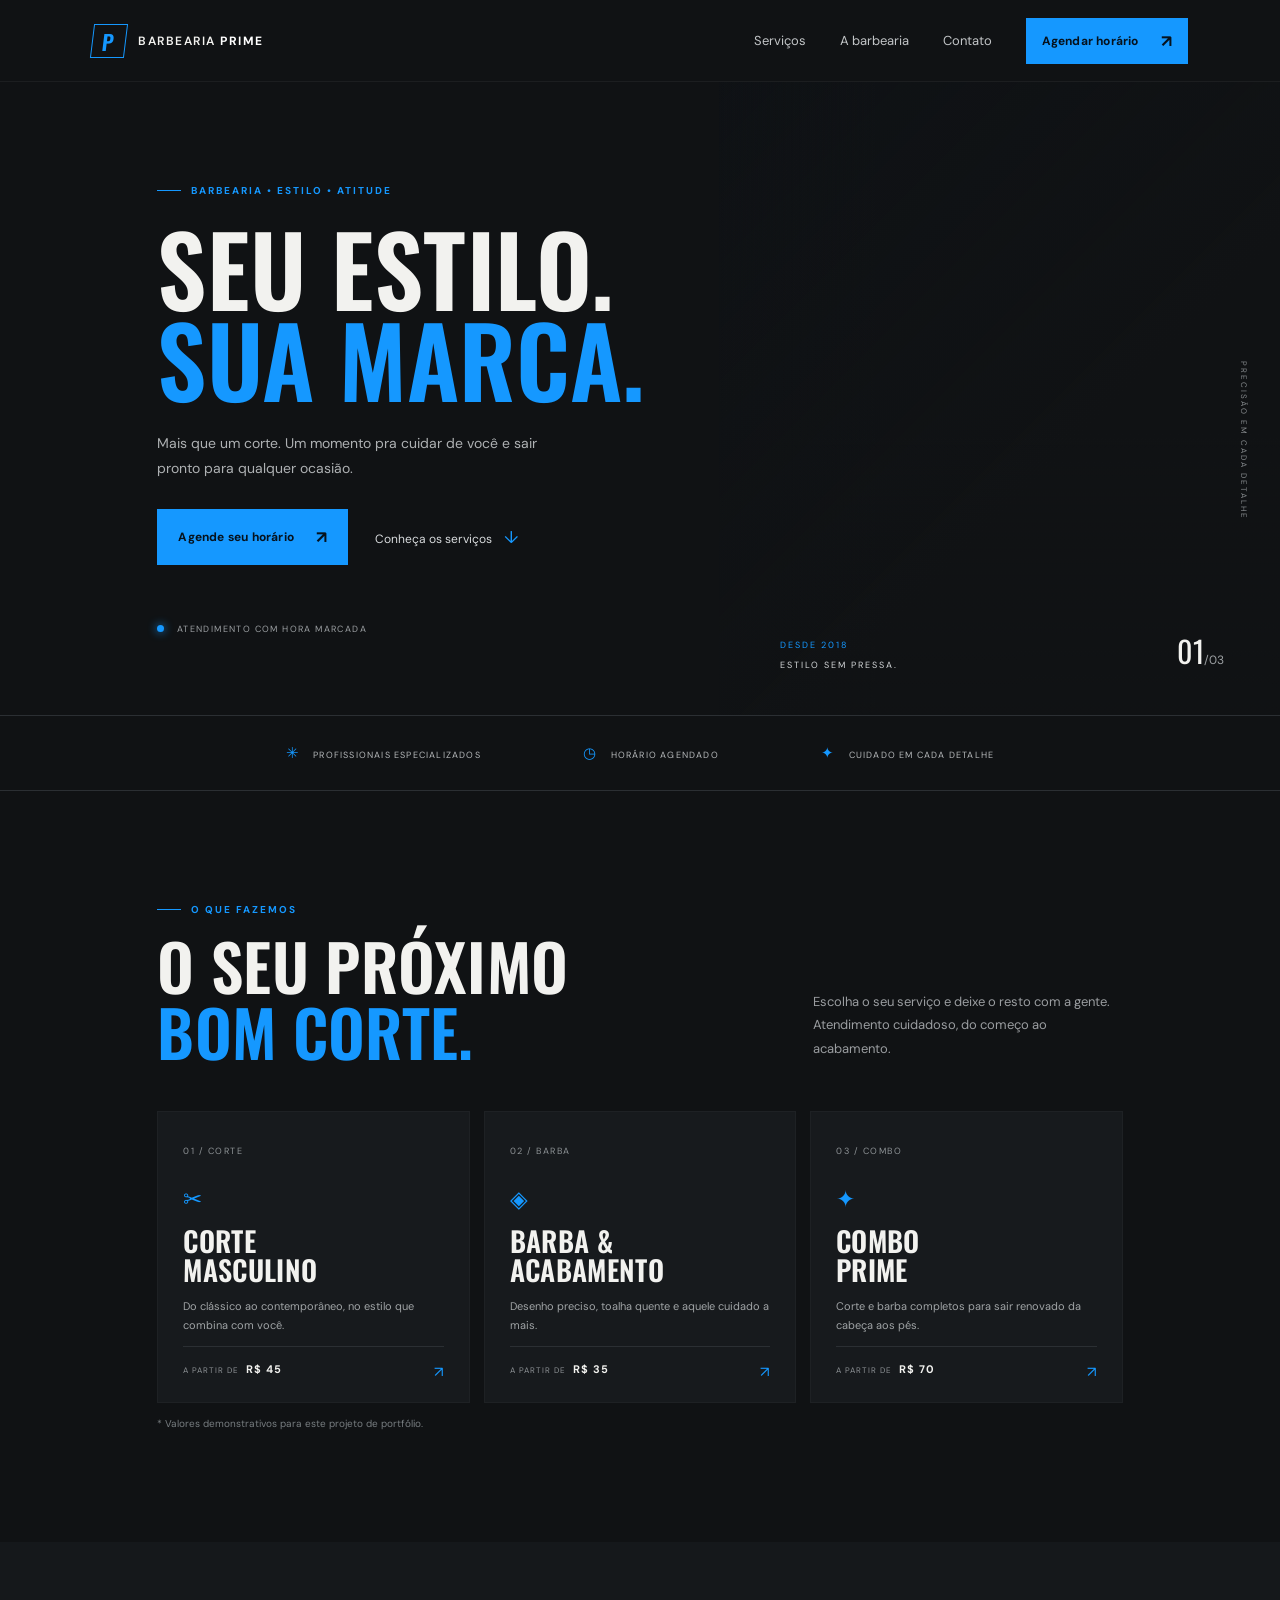
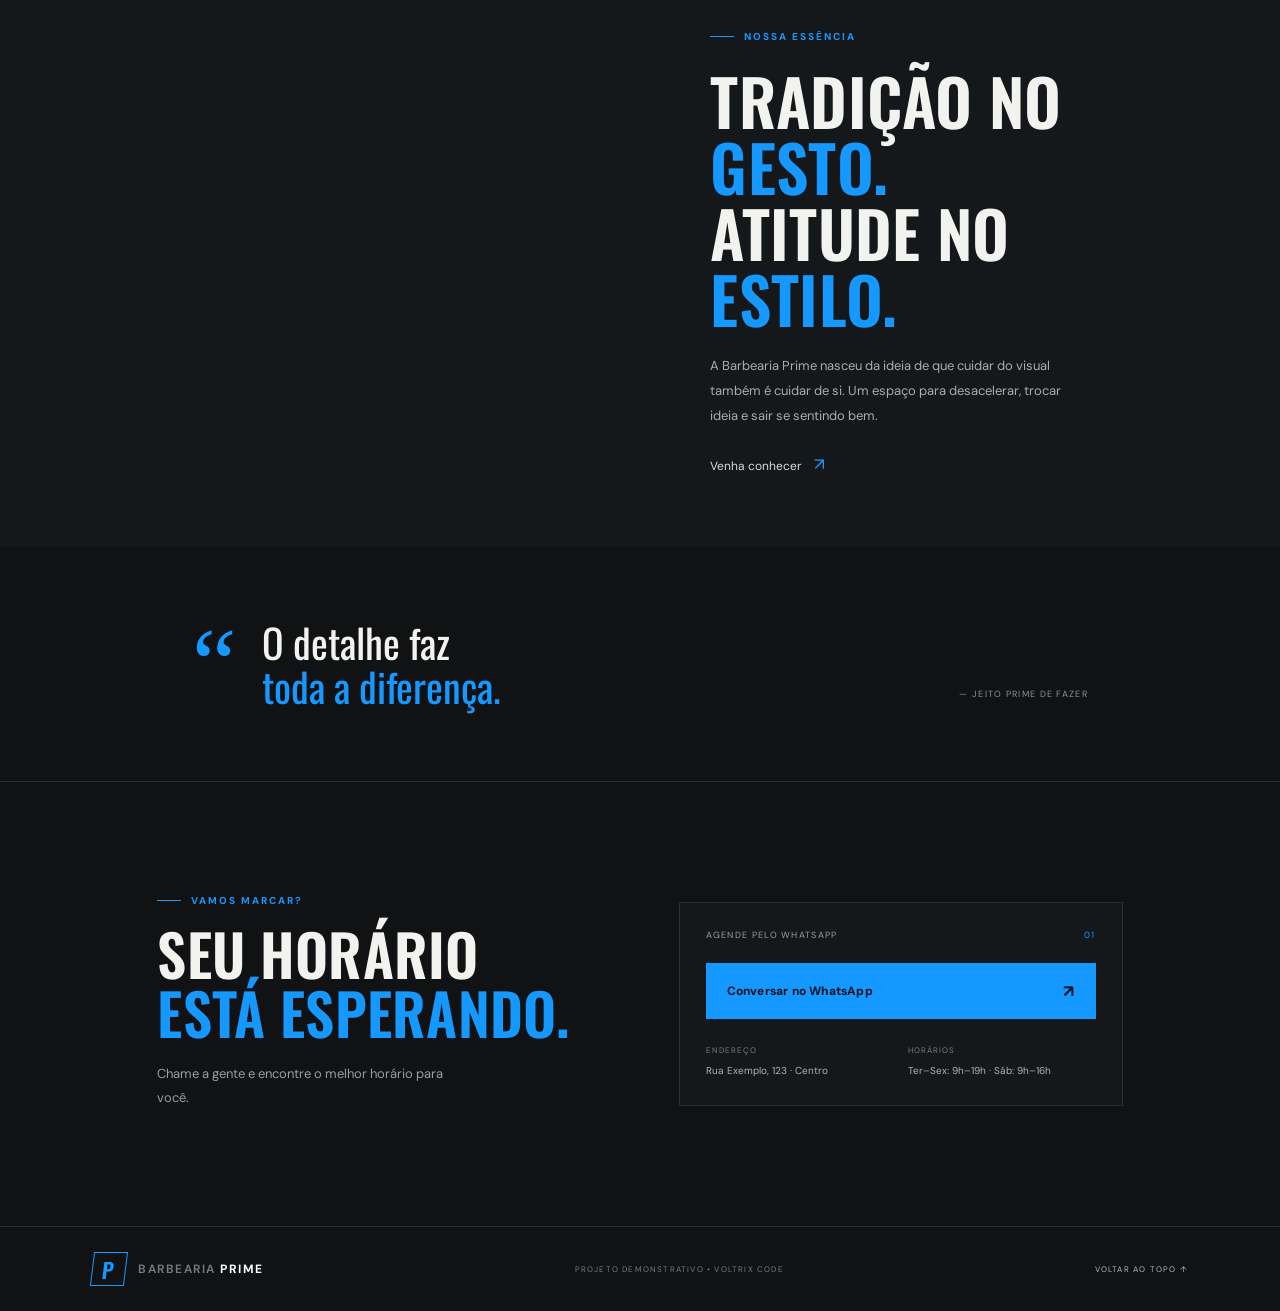
<file: index.html>
<!doctype html>
<html lang="pt-BR">
<head>
  <meta charset="utf-8">
  <meta name="viewport" content="width=device-width, initial-scale=1">
  <meta name="theme-color" content="#101214">
  <meta name="description" content="Barbearia Prime — cortes clássicos, estilo atual e atendimento com hora marcada.">
  <title>Barbearia Prime | Seu estilo, em primeiro lugar</title>
  <link rel="preconnect" href="https://fonts.googleapis.com">
  <link rel="preconnect" href="https://fonts.gstatic.com" crossorigin>
  <link href="https://fonts.googleapis.com/css2?family=DM+Sans:wght@400;500;600;700&family=Oswald:wght@500;600;700&display=swap" rel="stylesheet">
  <link rel="stylesheet" href="style.css">
  <script src="script.js" defer></script>
</head>
<body>
  <header class="topbar">
    <a class="brand" href="#inicio" aria-label="Barbearia Prime, início"><span class="brand-mark">P</span><span>BARBEARIA <b>PRIME</b></span></a>
    <button class="menu-toggle" aria-label="Abrir menu" aria-expanded="false"><span></span><span></span></button>
    <nav class="nav-links" aria-label="Navegação principal">
      <a href="#servicos">Serviços</a><a href="#sobre">A barbearia</a><a href="#contato">Contato</a>
      <a class="button button-small" href="#contato">Agendar horário <span>↗</span></a>
    </nav>
  </header>

  <main>
    <section class="hero" id="inicio">
      <div class="hero-copy">
        <p class="eyebrow"><span class="eyebrow-line"></span> BARBEARIA • ESTILO • ATITUDE</p>
        <h1>SEU ESTILO.<br><span>SUA MARCA.</span></h1>
        <p class="hero-description">Mais que um corte. Um momento pra cuidar de você e sair pronto para qualquer ocasião.</p>
        <div class="hero-actions"><a class="button" href="#contato">Agende seu horário <span>↗</span></a><a class="text-link" href="#servicos">Conheça os serviços <span>↓</span></a></div>
        <div class="hero-note"><span class="status-dot"></span> ATENDIMENTO COM HORA MARCADA</div>
      </div>
      <div class="hero-visual" role="img" aria-label="Interior de uma barbearia moderna">
        <div class="visual-overlay"></div><div class="visual-label"><span>DESDE 2018</span><span>ESTILO SEM PRESSA.</span></div>
        <div class="visual-number">01<span>/03</span></div>
      </div>
      <div class="vertical-tag">PRECISÃO EM CADA DETALHE</div>
    </section>

    <section class="trust-strip" aria-label="Diferenciais"><div><span class="strip-icon">✳</span> PROFISSIONAIS ESPECIALIZADOS</div><div><span class="strip-icon">◷</span> HORÁRIO AGENDADO</div><div><span class="strip-icon">✦</span> CUIDADO EM CADA DETALHE</div></section>

    <section class="services section-wrap" id="servicos">
      <div class="section-heading"><div><p class="eyebrow"><span class="eyebrow-line"></span> O QUE FAZEMOS</p><h2>O SEU PRÓXIMO<br><span>BOM CORTE.</span></h2></div><p class="section-intro">Escolha o seu serviço e deixe o resto com a gente. Atendimento cuidadoso, do começo ao acabamento.</p></div>
      <div class="service-grid">
        <article class="service-card"><span class="service-index">01 / CORTE</span><div class="service-symbol">✂</div><h3>CORTE<br> MASCULINO</h3><p>Do clássico ao contemporâneo, no estilo que combina com você.</p><div class="service-bottom"><span>A PARTIR DE <b>R$ 45</b></span><span>↗</span></div></article>
        <article class="service-card"><span class="service-index">02 / BARBA</span><div class="service-symbol">◈</div><h3>BARBA &amp;<br> ACABAMENTO</h3><p>Desenho preciso, toalha quente e aquele cuidado a mais.</p><div class="service-bottom"><span>A PARTIR DE <b>R$ 35</b></span><span>↗</span></div></article>
        <article class="service-card"><span class="service-index">03 / COMBO</span><div class="service-symbol">✦</div><h3>COMBO<br> PRIME</h3><p>Corte e barba completos para sair renovado da cabeça aos pés.</p><div class="service-bottom"><span>A PARTIR DE <b>R$ 70</b></span><span>↗</span></div></article>
      </div>
      <p class="price-note">* Valores demonstrativos para este projeto de portfólio.</p>
    </section>

    <section class="about" id="sobre"><div class="about-image" role="img" aria-label="Detalhe de ferramentas de barbearia"></div><div class="about-copy"><p class="eyebrow"><span class="eyebrow-line"></span> NOSSA ESSÊNCIA</p><h2>TRADIÇÃO NO<br><span>GESTO.</span><br>ATITUDE NO<br><span>ESTILO.</span></h2><p>A Barbearia Prime nasceu da ideia de que cuidar do visual também é cuidar de si. Um espaço para desacelerar, trocar ideia e sair se sentindo bem.</p><a class="text-link" href="#contato">Venha conhecer <span>↗</span></a></div></section>

    <section class="quote-band"><span class="quote-mark">“</span><p>O detalhe faz<br><span>toda a diferença.</span></p><span class="quote-caption">— JEITO PRIME DE FAZER</span></section>

    <section class="contact section-wrap" id="contato"><div><p class="eyebrow"><span class="eyebrow-line"></span> VAMOS MARCAR?</p><h2>SEU HORÁRIO<br><span>ESTÁ ESPERANDO.</span></h2><p class="section-intro">Chame a gente e encontre o melhor horário para você.</p></div><div class="contact-card"><div class="contact-row"><span>AGENDE PELO WHATSAPP</span><span>01</span></div><a class="button button-wide" href="https://wa.me/5511999999999?text=Olá!%20Gostaria%20de%20agendar%20um%20horário." target="_blank" rel="noreferrer">Conversar no WhatsApp <span>↗</span></a><div class="contact-details"><p><span>ENDEREÇO</span>Rua Exemplo, 123 · Centro</p><p><span>HORÁRIOS</span>Ter–Sex: 9h–19h · Sáb: 9h–16h</p></div></div></section>
  </main>

  <footer><a class="brand" href="#inicio"><span class="brand-mark">P</span><span>BARBEARIA <b>PRIME</b></span></a><span>PROJETO DEMONSTRATIVO • VOLTRIX CODE</span><a href="#inicio" class="back-top">VOLTAR AO TOPO ↑</a></footer>
</body>
</html>
</file>
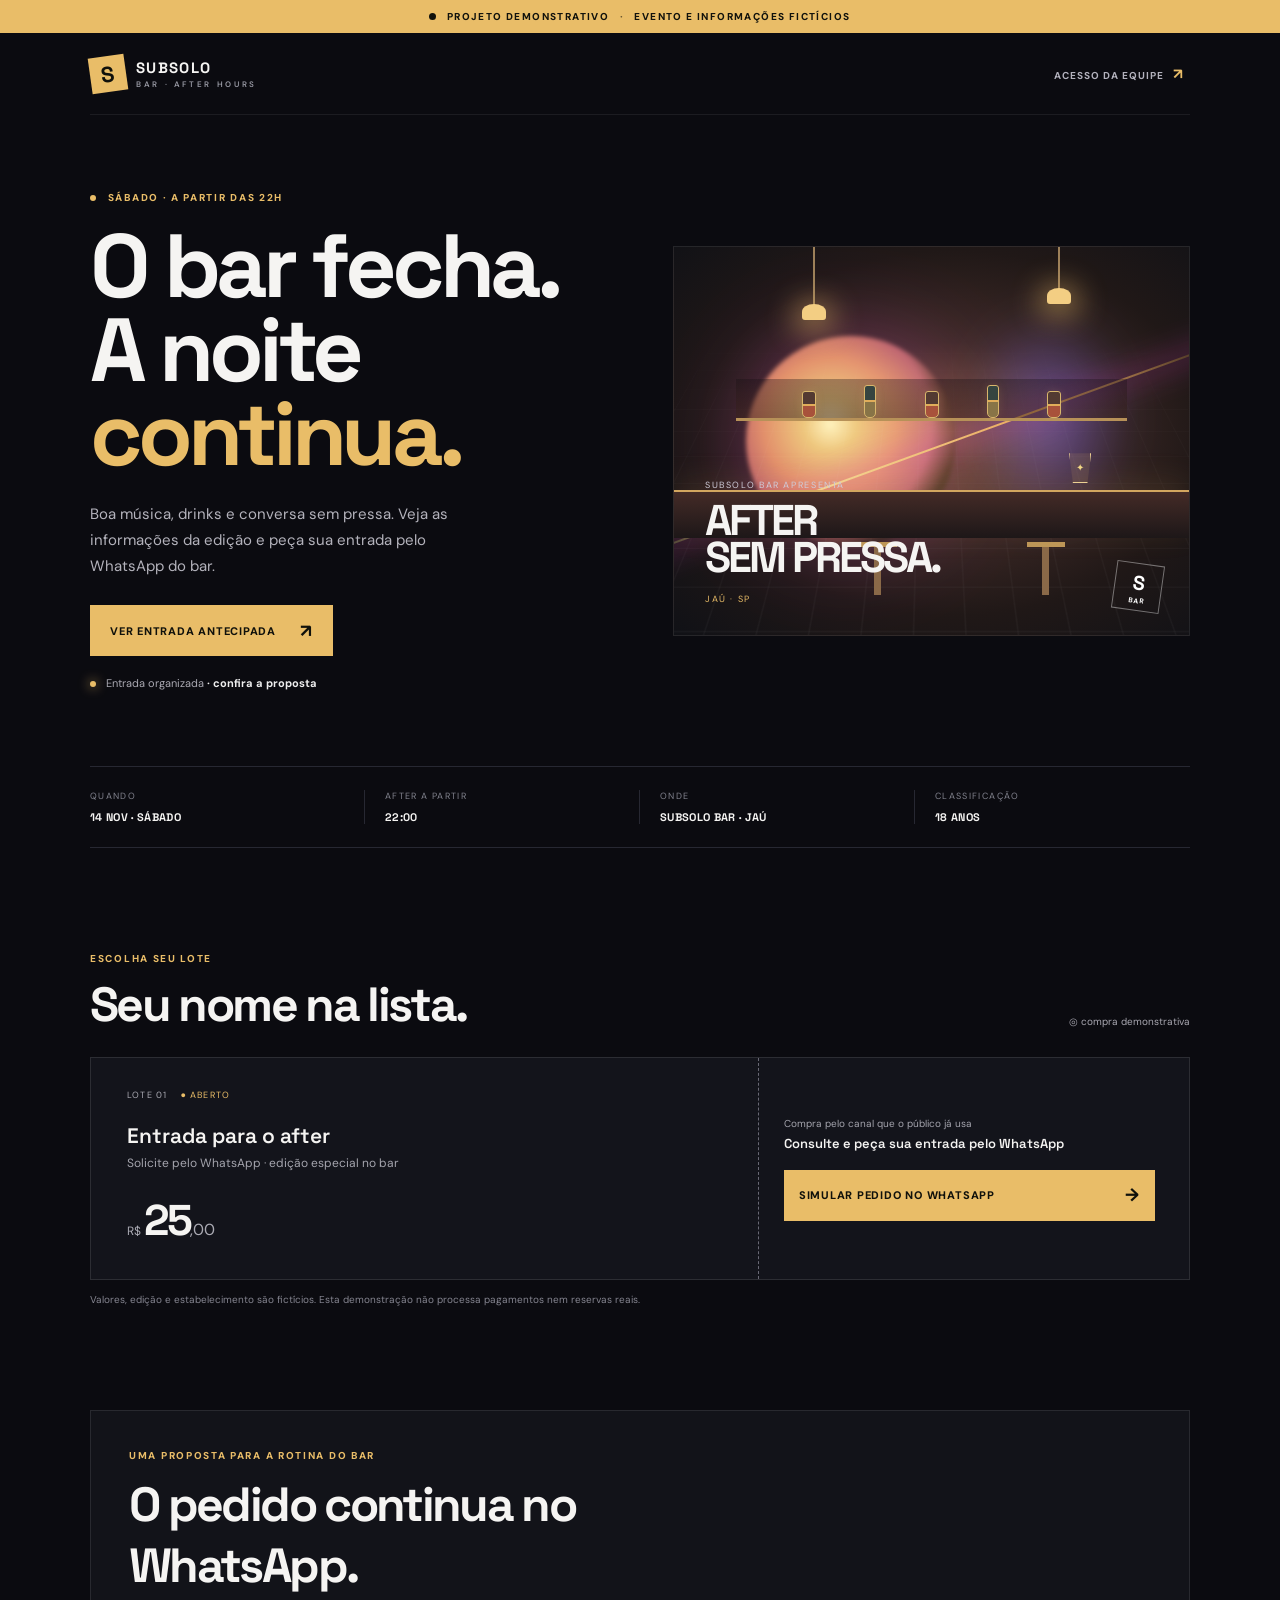
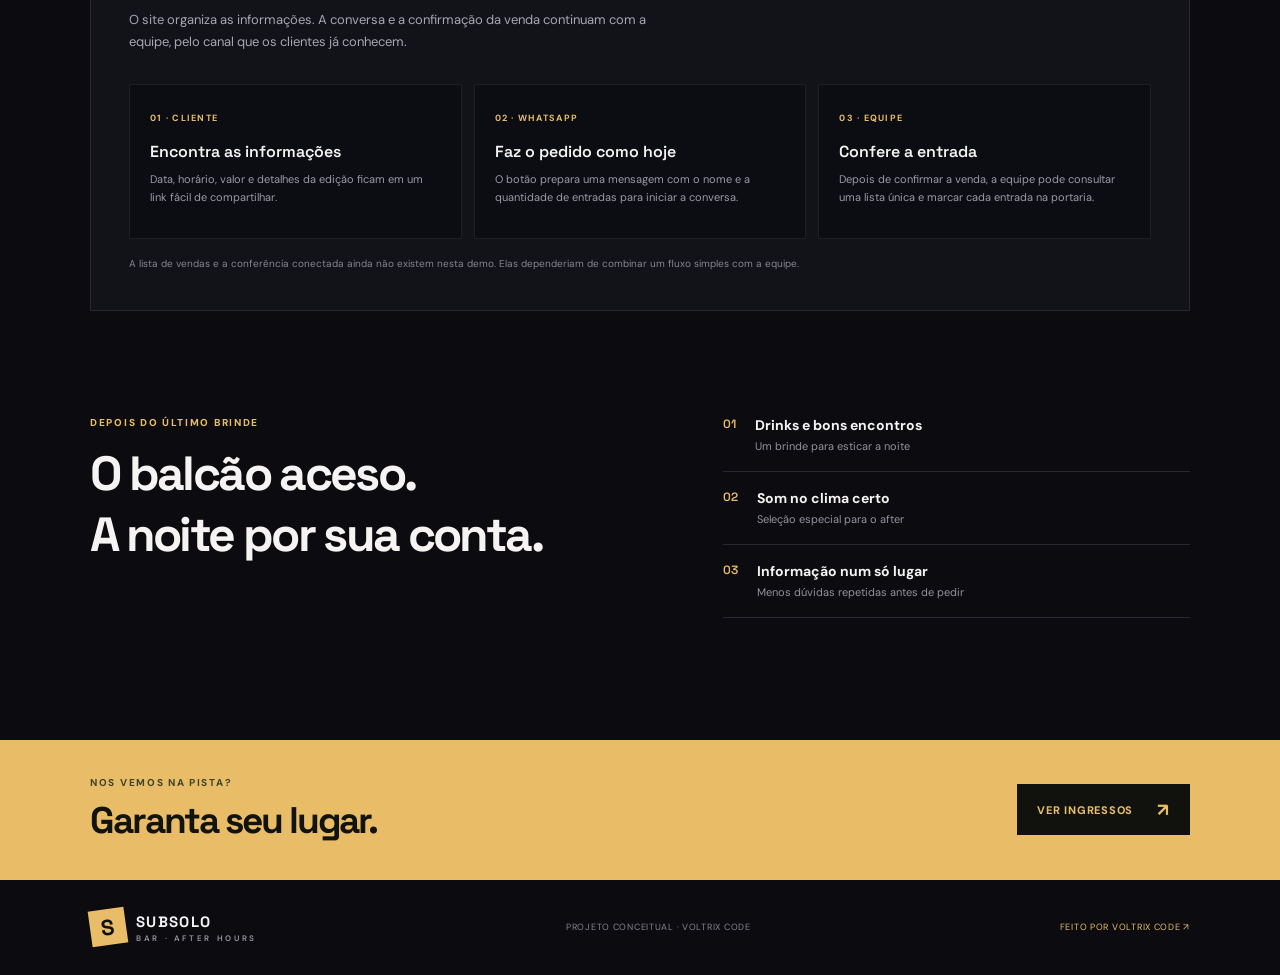
<file: after-hours/index.html>
<!doctype html>
<html lang="pt-BR">
<head>
  <meta charset="utf-8">
  <meta name="viewport" content="width=device-width, initial-scale=1">
  <meta name="theme-color" content="#0b0b10">
  <meta name="description" content="Demonstração de uma página mobile para divulgar uma noite de after-hours e apresentar o fluxo de ingresso e portaria.">
  <title>SUBSOLO — Noite de After</title>
  <link rel="preconnect" href="https://fonts.googleapis.com">
  <link rel="preconnect" href="https://fonts.gstatic.com" crossorigin>
  <link href="https://fonts.googleapis.com/css2?family=DM+Sans:wght@400;500;600;700;800&family=Space+Grotesk:wght@500;600;700&display=swap" rel="stylesheet">
  <link rel="stylesheet" href="style.css">
</head>
<body>
  <div class="demo-bar"><span class="demo-dot"></span> PROJETO DEMONSTRATIVO <span class="demo-separator">·</span> EVENTO E INFORMAÇÕES FICTÍCIOS</div>

  <header class="topbar wrap">
    <a class="brand" href="#top" aria-label="Subsolo Bar, início"><span class="brand-mark">S</span><span>SUBSOLO<small>BAR · AFTER HOURS</small></span></a>
    <button class="staff-link" id="open-door" type="button">ACESSO DA EQUIPE <span aria-hidden="true">↗</span></button>
  </header>

  <main id="top">
    <section class="hero wrap">
      <div class="hero-copy">
        <p class="eyebrow"><span></span> SÁBADO · A PARTIR DAS 22H</p>
        <h1>O bar fecha.<br>A noite <em>continua.</em></h1>
        <p class="intro">Boa música, drinks e conversa sem pressa. Veja as informações da edição e peça sua entrada pelo WhatsApp do bar.</p>
        <a class="button button-primary" href="#ingressos">VER ENTRADA ANTECIPADA <span>↗</span></a>
        <div class="hero-note"><span class="pulse"></span> Entrada organizada <b>· confira a proposta</b></div>
      </div>
      <div class="hero-art" aria-label="Ilustração abstrata de luzes de uma pista noturna" role="img">
        <div class="art-grid"></div><div class="orb orb-one"></div><div class="orb orb-two"></div><div class="beam"></div>
        <div class="pendant pendant-one"></div><div class="pendant pendant-two"></div><div class="bar-shelf"><i></i><i></i><i></i><i></i><i></i></div><div class="bar-counter"></div><div class="bar-stool stool-one"></div><div class="bar-stool stool-two"></div><div class="bar-glass">✦</div>
        <div class="art-label"><span>SUBSOLO BAR APRESENTA</span><strong>AFTER<br>SEM PRESSA.</strong><small>JAÚ · SP</small></div>
        <div class="art-stamp">S<br><small>BAR</small></div>
      </div>
    </section>

    <section class="event-info wrap" aria-label="Informações do evento">
      <div><span>QUANDO</span><strong>14 NOV · SÁBADO</strong></div>
      <div><span>AFTER A PARTIR</span><strong>22:00</strong></div>
      <div><span>ONDE</span><strong>SUBSOLO BAR · JAÚ</strong></div>
      <div><span>CLASSIFICAÇÃO</span><strong>18 ANOS</strong></div>
    </section>

    <section class="tickets wrap" id="ingressos">
      <div class="section-heading"><div><p class="eyebrow">ESCOLHA SEU LOTE</p><h2>Seu nome na lista.</h2></div><span class="secure-note">◎ compra demonstrativa</span></div>
      <article class="ticket-card">
        <div class="ticket-main"><div class="ticket-tag">LOTE 01 <span>● ABERTO</span></div><h3>Entrada para o after</h3><p>Solicite pelo WhatsApp · edição especial no bar</p><div class="ticket-price">R$ <strong>25</strong><small>,00</small></div></div>
        <div class="ticket-side"><span>Compra pelo canal que o público já usa</span><strong>Consulte e peça sua entrada pelo WhatsApp</strong><button class="button button-primary buy-button" type="button">SIMULAR PEDIDO NO WHATSAPP <span>→</span></button></div>
      </article>
      <p class="ticket-footnote">Valores, edição e estabelecimento são fictícios. Esta demonstração não processa pagamentos nem reservas reais.</p>
    </section>

    <section class="staff-flow wrap" id="fluxo-equipe">
      <div class="staff-heading"><p class="eyebrow">UMA PROPOSTA PARA A ROTINA DO BAR</p><h2>O pedido continua no WhatsApp.</h2><p>O site organiza as informações. A conversa e a confirmação da venda continuam com a equipe, pelo canal que os clientes já conhecem.</p></div>
      <div class="flow-steps">
        <article class="flow-step"><span>01 · CLIENTE</span><h3>Encontra as informações</h3><p>Data, horário, valor e detalhes da edição ficam em um link fácil de compartilhar.</p></article>
        <article class="flow-step"><span>02 · WHATSAPP</span><h3>Faz o pedido como hoje</h3><p>O botão prepara uma mensagem com o nome e a quantidade de entradas para iniciar a conversa.</p></article>
        <article class="flow-step"><span>03 · EQUIPE</span><h3>Confere a entrada</h3><p>Depois de confirmar a venda, a equipe pode consultar uma lista única e marcar cada entrada na portaria.</p></article>
      </div>
      <p class="flow-note">A lista de vendas e a conferência conectada ainda não existem nesta demo. Elas dependeriam de combinar um fluxo simples com a equipe.</p>
    </section>

    <section class="details wrap">
      <div><p class="eyebrow">DEPOIS DO ÚLTIMO BRINDE</p><h2>O balcão aceso.<br>A noite por sua conta.</h2></div>
      <div class="detail-list"><p><b>01</b><span>Drinks e bons encontros<br><small>Um brinde para esticar a noite</small></span></p><p><b>02</b><span>Som no clima certo<br><small>Seleção especial para o after</small></span></p><p><b>03</b><span>Informação num só lugar<br><small>Menos dúvidas repetidas antes de pedir</small></span></p></div>
    </section>

    <section class="last-call"><div class="wrap last-inner"><div><p class="eyebrow">NOS VEMOS NA PISTA?</p><h2>Garanta seu lugar.</h2></div><a class="button button-light" href="#ingressos">VER INGRESSOS <span>↗</span></a></div></section>
  </main>

  <footer class="wrap footer"><a class="brand" href="#top"><span class="brand-mark">S</span><span>SUBSOLO<small>BAR · AFTER HOURS</small></span></a><p>PROJETO CONCEITUAL · VOLTRIX CODE</p><a href="https://instagram.com/voltrixcode" target="_blank" rel="noreferrer">FEITO POR VOLTRIX CODE ↗</a></footer>

  <dialog id="checkout-dialog" class="dialog">
    <button class="close-dialog" data-close="checkout-dialog" aria-label="Fechar">×</button>
    <div class="modal-kicker">SUBSOLO BAR · LOTE 01</div><h2>Peça pelo WhatsApp.</h2><p class="modal-intro">Veja um exemplo da mensagem que o botão poderia preparar para iniciar o pedido com a equipe.</p>
    <form id="checkout-form"><label for="customer-name">Seu nome</label><input id="customer-name" name="name" placeholder="Como devemos te chamar?" required maxlength="70"><label for="ticket-quantity">Quantidade de entradas</label><select id="ticket-quantity" name="quantity"><option value="1">1 entrada</option><option value="2">2 entradas</option><option value="3">3 entradas</option><option value="4">4 entradas</option></select><button class="button button-primary modal-submit" type="submit">VER MENSAGEM DE PEDIDO <span>→</span></button></form>
    <p class="modal-disclaimer">Nada é enviado nesta demonstração. O número do WhatsApp do estabelecimento seria configurado com autorização do bar.</p>
  </dialog>

  <dialog id="ticket-dialog" class="dialog ticket-dialog">
    <button class="close-dialog" data-close="ticket-dialog" aria-label="Fechar">×</button>
    <div class="success-mark">↗</div><div class="modal-kicker">MENSAGEM DE EXEMPLO · NÃO ENVIADA</div><h2>Pedido encaminhado, <span id="ticket-name">amigo</span>.</h2><p class="modal-intro">Na operação real, o WhatsApp abriria com a mensagem preenchida para a pessoa revisar e enviar.</p>
    <div class="mock-ticket"><div class="whatsapp-mark" aria-hidden="true">W</div><div><span>PRÉVIA DO PEDIDO</span><strong id="ticket-quantity-label">1 entrada</strong><small id="ticket-message">Oi! Quero 1 entrada para o After 001 do Subsolo Bar, dia 14/11.</small><code id="ticket-message-name">Nome: amigo</code></div></div>
    <p class="modal-disclaimer">Depois, a equipe confirmaria a disponibilidade e os detalhes da compra pelo WhatsApp. Este protótipo não envia mensagens nem cria ingressos.</p><button class="button button-outline" data-close="ticket-dialog">VOLTAR AO SITE</button>
  </dialog>

  <dialog id="door-dialog" class="dialog door-dialog">
    <button class="close-dialog" data-close="door-dialog" aria-label="Fechar">×</button>
    <div class="modal-kicker">SUBSOLO BAR · ACESSO DA EQUIPE</div><h2>Lista da portaria</h2><p class="modal-intro">Uma proposta simples para a equipe localizar as entradas confirmadas por WhatsApp e marcar quem já chegou.</p>
    <div class="guest-list"><div class="guest-heading"><span>EXEMPLO · PEDIDOS CONFIRMADOS</span><b>1 PEDIDO</b></div><article class="guest-row"><div class="guest-avatar">M</div><div class="guest-person"><strong>Mariana Souza</strong><small>2 entradas · pedido pelo WhatsApp</small></div><span class="guest-status" id="guest-status">CONFIRMADO</span></article><button id="mark-arrived" class="button button-primary" type="button">MARCAR ENTRADA <span>→</span></button></div>
    <div id="validation-result" class="validation-result" aria-live="polite">A equipe pode consultar a lista e dar baixa na chegada.</div><p class="modal-disclaimer">A lista acima é fictícia. A demonstração não recebe pedidos do WhatsApp nem compartilha vendas com a portaria.</p>
  </dialog>

  <script src="script.js"></script>
</body>
</html>
</file>
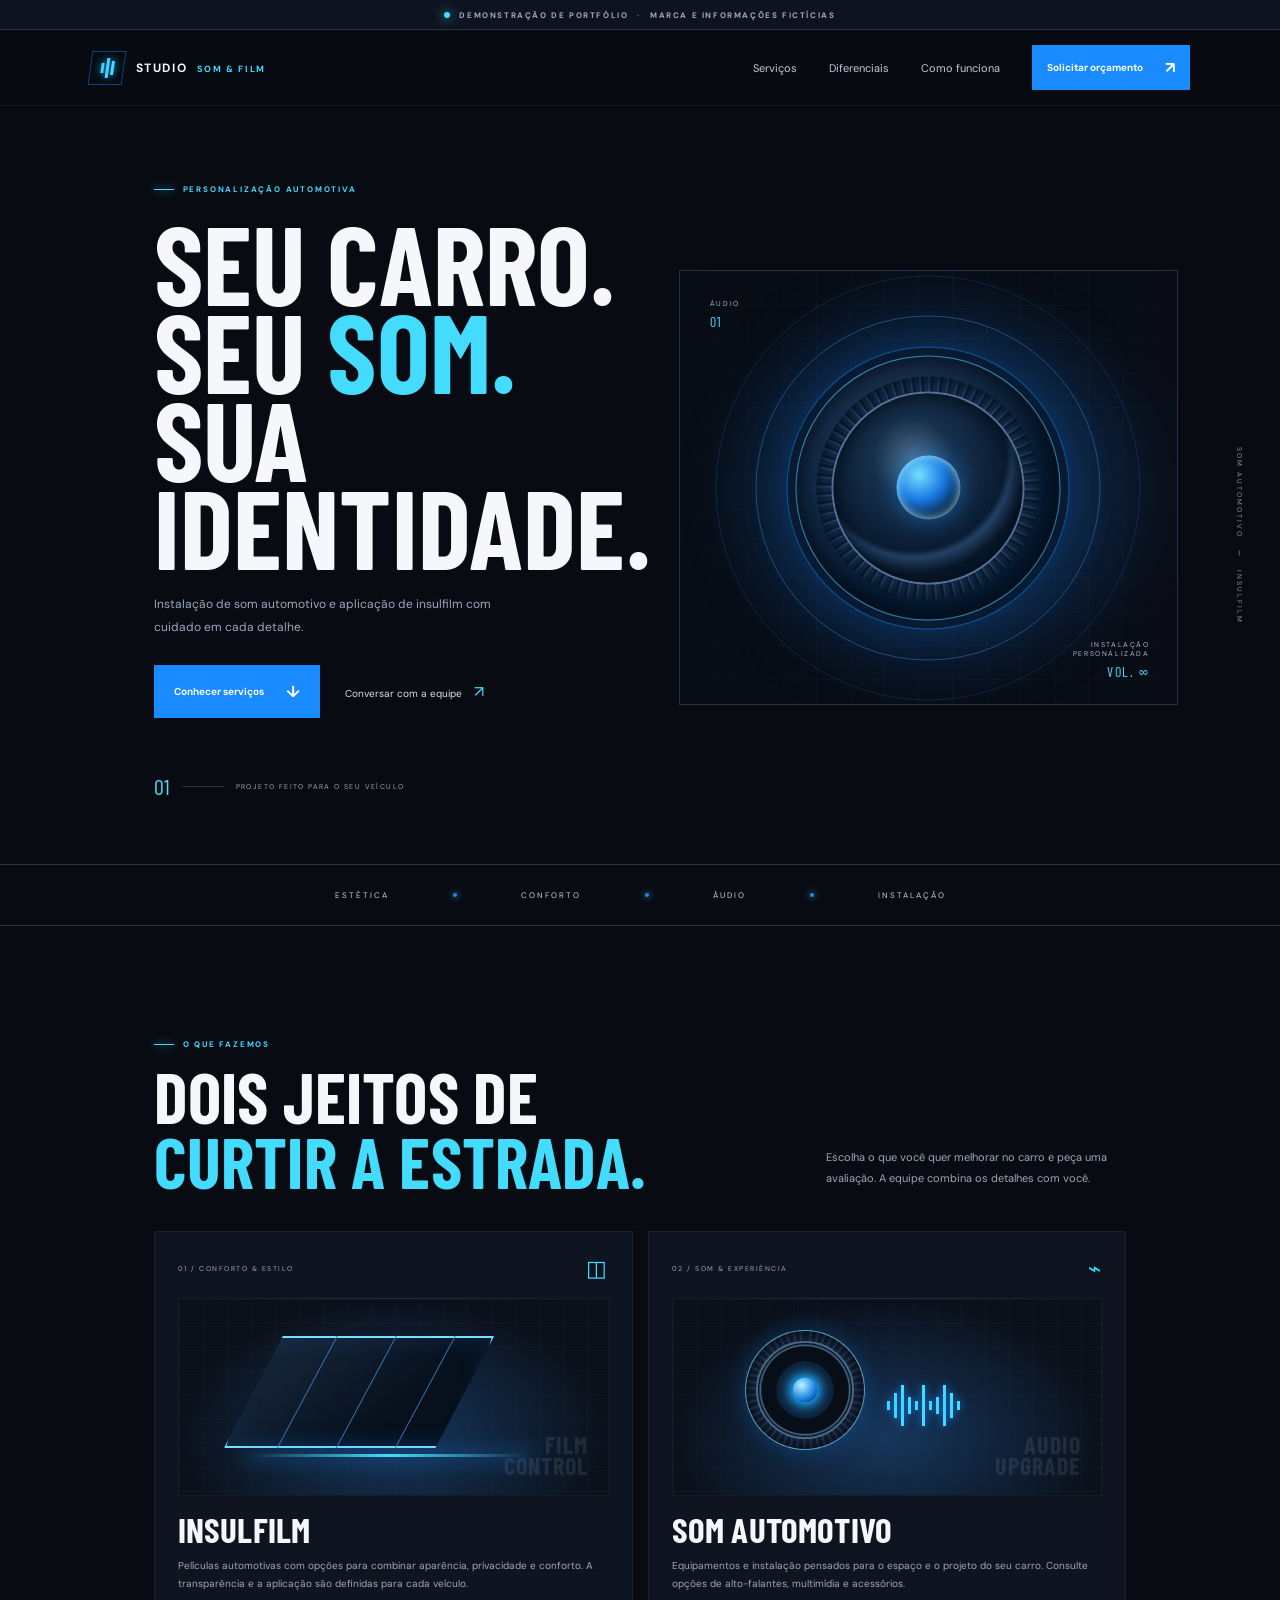
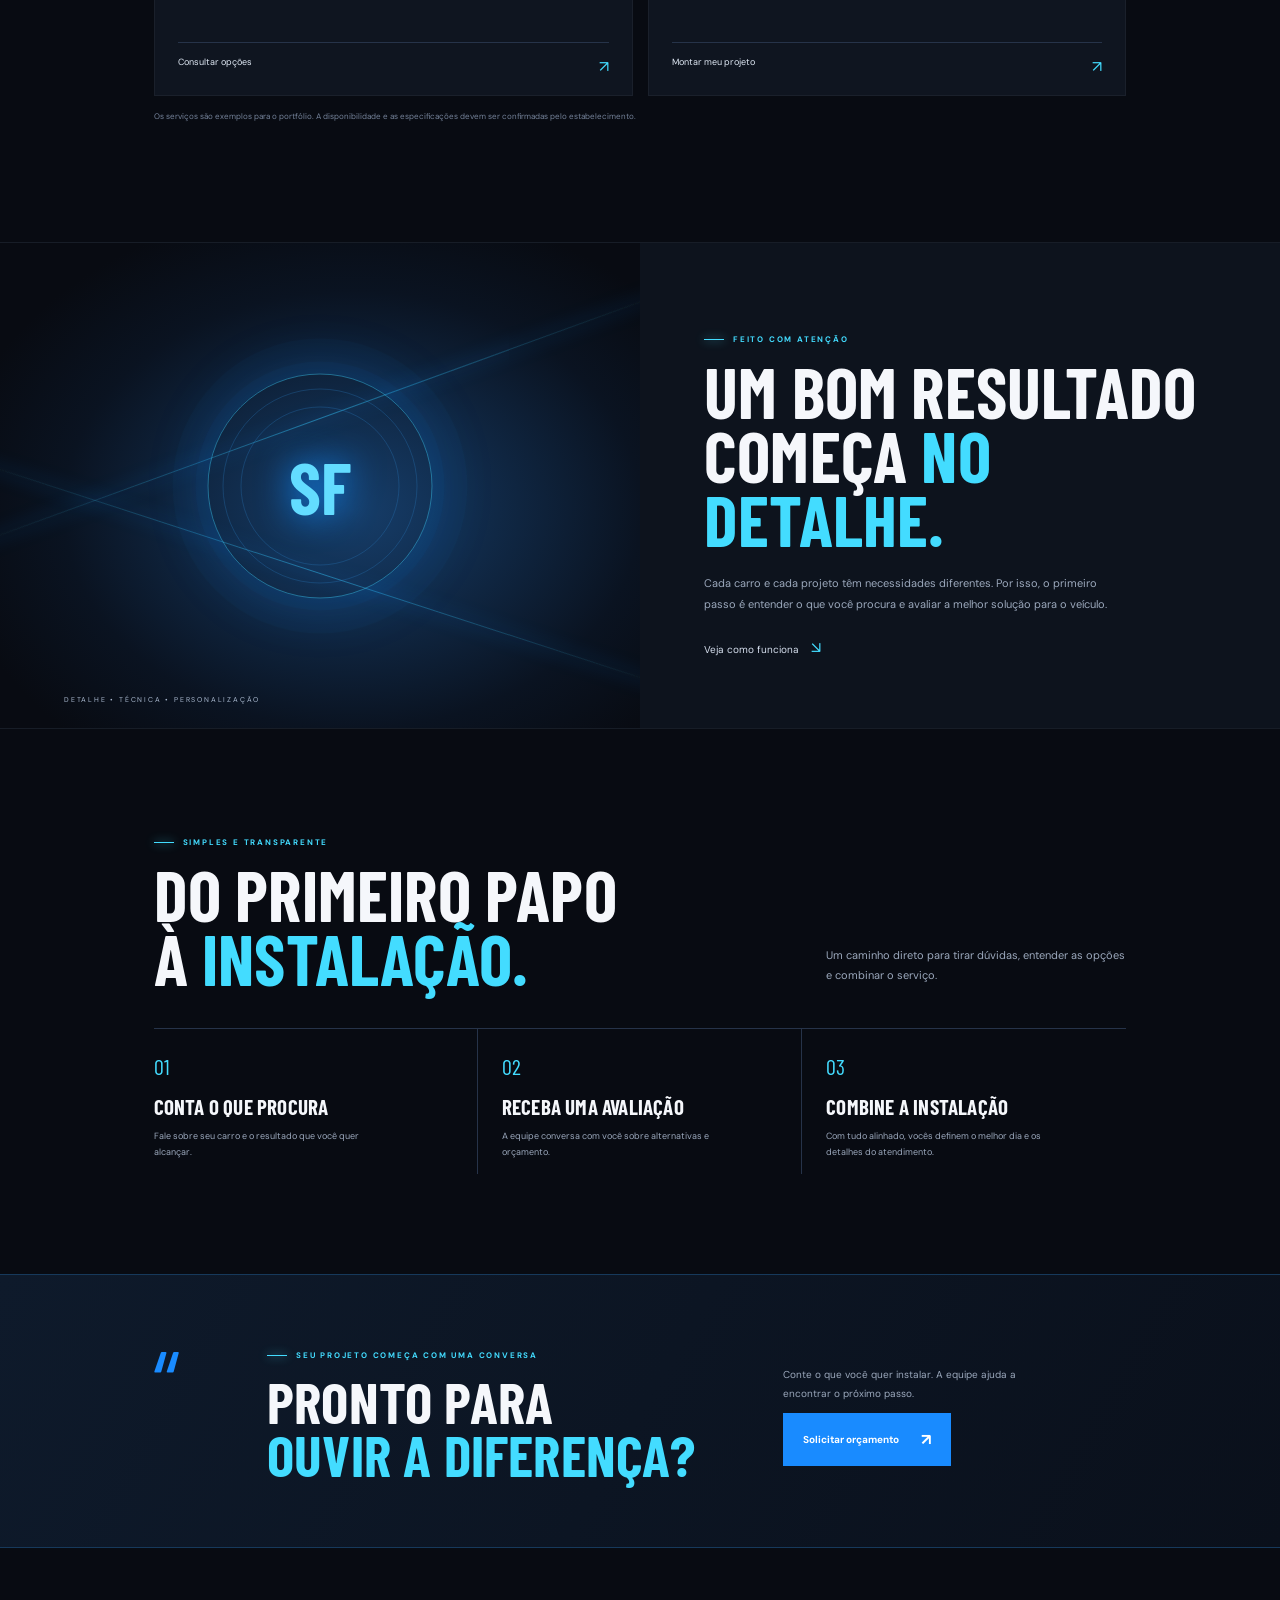
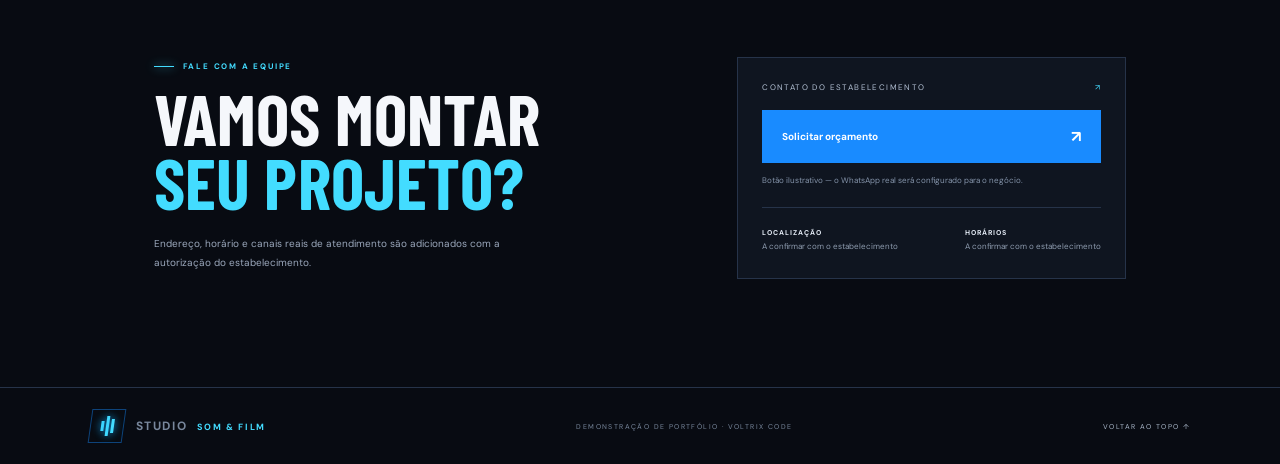
<file: som-automotivo/index.html>
<!doctype html>
<html lang="pt-BR">
<head>
  <meta charset="utf-8">
  <meta name="viewport" content="width=device-width, initial-scale=1">
  <meta name="theme-color" content="#080b12">
  <meta name="description" content="Demonstração de página para instalação de som automotivo e aplicação de insulfilm.">
  <title>Studio Som & Film | Som automotivo e insulfilm</title>
  <link rel="preconnect" href="https://fonts.googleapis.com">
  <link rel="preconnect" href="https://fonts.gstatic.com" crossorigin>
  <link href="https://fonts.googleapis.com/css2?family=Barlow+Condensed:wght@500;600;700;800&family=DM+Sans:wght@400;500;600;700&display=swap" rel="stylesheet">
  <link rel="stylesheet" href="style.css">
  <script src="script.js" defer></script>
</head>
<body>
  <div class="demo-bar"><span class="demo-dot"></span> DEMONSTRAÇÃO DE PORTFÓLIO <span class="demo-divider">·</span> MARCA E INFORMAÇÕES FICTÍCIAS</div>
  <header class="header">
    <a class="brand" href="#inicio" aria-label="Studio Som e Film, início"><span class="brand-symbol" aria-hidden="true"><i></i><i></i><i></i></span><span>STUDIO <b>SOM & FILM</b></span></a>
    <button class="menu-toggle" aria-label="Abrir menu" aria-expanded="false" aria-controls="navigation"><span></span><span></span></button>
    <nav class="nav" id="navigation" aria-label="Navegação principal">
      <a href="#servicos">Serviços</a><a href="#diferenciais">Diferenciais</a><a href="#etapas">Como funciona</a>
      <button class="button button-small" type="button" data-demo-contact>Solicitar orçamento <span>↗</span></button>
    </nav>
  </header>

  <main>
    <section class="hero" id="inicio">
      <div class="hero-copy">
        <p class="eyebrow"><span></span> PERSONALIZAÇÃO AUTOMOTIVA</p>
        <h1>SEU CARRO.<br>SEU <em>SOM.</em><br>SUA IDENTIDADE.</h1>
        <p class="hero-lede">Instalação de som automotivo e aplicação de insulfilm com cuidado em cada detalhe.</p>
        <div class="hero-actions"><a class="button" href="#servicos">Conhecer serviços <span>↓</span></a><button class="text-button" type="button" data-demo-contact>Conversar com a equipe <span>↗</span></button></div>
        <div class="hero-foot"><b>01</b><span></span><small>PROJETO FEITO PARA O SEU VEÍCULO</small></div>
      </div>
      <div class="hero-art" role="img" aria-label="Ilustração de alto-falante automotivo com ondas sonoras">
        <div class="art-grid"></div><div class="sound-wave wave-one"></div><div class="sound-wave wave-two"></div><div class="speaker"><div class="speaker-ring"><div class="speaker-cone"><div class="speaker-dome"></div></div></div></div>
        <div class="art-label label-top"><span>ÁUDIO</span><b>01</b></div><div class="art-label label-bottom"><span>INSTALAÇÃO<br>PERSONALIZADA</span><b>VOL. ∞</b></div>
        <div class="art-glow"></div>
      </div>
      <div class="hero-index">SOM AUTOMOTIVO <span>—</span> INSULFILM</div>
    </section>

    <div class="trust-strip"><span>ESTÉTICA</span><i></i><span>CONFORTO</span><i></i><span>ÁUDIO</span><i></i><span>INSTALAÇÃO</span></div>

    <section class="services section" id="servicos">
      <div class="section-heading"><div><p class="eyebrow"><span></span> O QUE FAZEMOS</p><h2>DOIS JEITOS DE<br><em>CURTIR A ESTRADA.</em></h2></div><p>Escolha o que você quer melhorar no carro e peça uma avaliação. A equipe combina os detalhes com você.</p></div>
      <div class="service-grid">
        <article class="service-card service-film"><div class="service-head"><span>01 / CONFORTO & ESTILO</span><span class="service-icon icon-film" aria-hidden="true">◫</span></div><div class="service-art film-art" aria-hidden="true"><div class="glass-window"><span></span><span></span><span></span></div><b>FILM<br>CONTROL</b></div><h3>INSULFILM</h3><p>Películas automotivas com opções para combinar aparência, privacidade e conforto. A transparência e a aplicação são definidas para cada veículo.</p><button class="service-link" type="button" data-demo-contact data-service="Insulfilm">Consultar opções <span>↗</span></button></article>
        <article class="service-card service-sound"><div class="service-head"><span>02 / SOM & EXPERIÊNCIA</span><span class="service-icon" aria-hidden="true">⌁</span></div><div class="service-art audio-art" aria-hidden="true"><div class="mini-speaker"><i></i><i></i><i></i></div><div class="equalizer"><i></i><i></i><i></i><i></i><i></i><i></i><i></i><i></i><i></i><i></i><i></i></div><b>AUDIO<br>UPGRADE</b></div><h3>SOM AUTOMOTIVO</h3><p>Equipamentos e instalação pensados para o espaço e o projeto do seu carro. Consulte opções de alto-falantes, multimídia e acessórios.</p><button class="service-link" type="button" data-demo-contact data-service="Som automotivo">Montar meu projeto <span>↗</span></button></article>
      </div>
      <p class="demo-note">Os serviços são exemplos para o portfólio. A disponibilidade e as especificações devem ser confirmadas pelo estabelecimento.</p>
    </section>

    <section class="feature" id="diferenciais"><div class="feature-art" aria-hidden="true"><div class="light-beam beam-a"></div><div class="light-beam beam-b"></div><div class="feature-ring"><span>SF</span></div><div class="feature-caption">DETALHE • TÉCNICA • PERSONALIZAÇÃO</div></div><div class="feature-copy"><p class="eyebrow"><span></span> FEITO COM ATENÇÃO</p><h2>UM BOM RESULTADO<br>COMEÇA <em>NO DETALHE.</em></h2><p>Cada carro e cada projeto têm necessidades diferentes. Por isso, o primeiro passo é entender o que você procura e avaliar a melhor solução para o veículo.</p><a class="text-button" href="#etapas">Veja como funciona <span>↘</span></a></div></section>

    <section class="steps section" id="etapas"><div class="section-heading"><div><p class="eyebrow"><span></span> SIMPLES E TRANSPARENTE</p><h2>DO PRIMEIRO PAPO<br>À <em>INSTALAÇÃO.</em></h2></div><p>Um caminho direto para tirar dúvidas, entender as opções e combinar o serviço.</p></div><div class="step-grid"><article><b>01</b><h3>CONTA O QUE PROCURA</h3><p>Fale sobre seu carro e o resultado que você quer alcançar.</p></article><article><b>02</b><h3>RECEBA UMA AVALIAÇÃO</h3><p>A equipe conversa com você sobre alternativas e orçamento.</p></article><article><b>03</b><h3>COMBINE A INSTALAÇÃO</h3><p>Com tudo alinhado, vocês definem o melhor dia e os detalhes do atendimento.</p></article></div></section>

    <section class="quote-section"><div class="quote-mark">“</div><div><p class="eyebrow"><span></span> SEU PROJETO COMEÇA COM UMA CONVERSA</p><h2>PRONTO PARA<br><em>OUVIR A DIFERENÇA?</em></h2></div><div class="quote-action"><p>Conte o que você quer instalar. A equipe ajuda a encontrar o próximo passo.</p><button class="button" type="button" data-demo-contact>Solicitar orçamento <span>↗</span></button></div></section>

    <section class="contact section" id="contato"><div><p class="eyebrow"><span></span> FALE COM A EQUIPE</p><h2>VAMOS MONTAR<br><em>SEU PROJETO?</em></h2><p>Endereço, horário e canais reais de atendimento são adicionados com a autorização do estabelecimento.</p></div><div class="contact-card"><div class="contact-row"><span>CONTATO DO ESTABELECIMENTO</span><span>↗</span></div><button class="button button-wide" type="button" data-demo-contact>Solicitar orçamento <span>↗</span></button><small>Botão ilustrativo — o WhatsApp real será configurado para o negócio.</small><div class="contact-meta"><span><b>LOCALIZAÇÃO</b><br>A confirmar com o estabelecimento</span><span><b>HORÁRIOS</b><br>A confirmar com o estabelecimento</span></div></div></section>
  </main>

  <footer><a class="brand" href="#inicio"><span class="brand-symbol" aria-hidden="true"><i></i><i></i><i></i></span><span>STUDIO <b>SOM & FILM</b></span></a><span class="footer-note">DEMONSTRAÇÃO DE PORTFÓLIO · VOLTRIX CODE</span><a class="back-top" href="#inicio">VOLTAR AO TOPO ↑</a></footer>

  <dialog class="demo-dialog" aria-labelledby="dialog-title"><button class="dialog-close" type="button" aria-label="Fechar aviso">×</button><p class="eyebrow"><span></span> PÁGINA DE DEMONSTRAÇÃO</p><h2 id="dialog-title">CONTATO A CONFIGURAR</h2><p>Este projeto é fictício. Antes de apresentar como site de uma empresa, substitua o nome, o telefone, o endereço e os serviços pelos dados aprovados pelo responsável.</p><button class="button dialog-ok" type="button">Entendi <span>✓</span></button></dialog>
</body>
</html>
</file>
<file: style.css>
:root{--bg:#101214;--panel:#171a1d;--text:#f2f2ef;--muted:#9a9da0;--blue:#1598ff;--line:#2b2f33;--font:'DM Sans',sans-serif;--display:'Oswald',sans-serif}*{box-sizing:border-box}html{scroll-behavior:smooth}body{margin:0;background:var(--bg);color:var(--text);font-family:var(--font);font-size:15px}a{color:inherit;text-decoration:none}.topbar{height:82px;display:flex;align-items:center;justify-content:space-between;padding:0 7.2%;border-bottom:1px solid #ffffff0d;position:relative;z-index:5;background:#101214}.brand{display:flex;align-items:center;gap:12px;font-size:12px;letter-spacing:1.5px;font-weight:600}.brand b{font-weight:700;color:white}.brand-mark{display:grid;place-items:center;width:34px;height:34px;border:1px solid var(--blue);color:var(--blue);font:600 21px var(--display);transform:skew(-7deg)}.nav-links{display:flex;align-items:center;gap:34px;color:#c2c5c7;font-size:13px}.nav-links>a:not(.button):hover,.text-link:hover{color:var(--blue)}.button{display:inline-flex;gap:22px;align-items:center;justify-content:center;background:var(--blue);color:#06121d;font-size:12px;font-weight:700;letter-spacing:.2px;padding:17px 21px;transition:.2s}.button:hover{background:#61baff;transform:translateY(-2px)}.button span{font-size:17px}.button-small{padding:12px 16px}.menu-toggle{display:none}.hero{min-height:610px;display:grid;grid-template-columns:1fr 1fr;position:relative;padding-left:12.3%;overflow:hidden}.hero-copy{padding:102px 24px 80px 0;position:relative;z-index:1}.eyebrow{font-size:10px;letter-spacing:2px;color:var(--blue);font-weight:700;display:flex;align-items:center;gap:10px;margin:0 0 25px}.eyebrow-line{width:24px;height:1px;background:var(--blue)}h1,h2,h3,p{margin-top:0}h1,h2,h3{font-family:var(--display);font-weight:600;letter-spacing:.3px}h1{font-size:clamp(62px,7.6vw,108px);line-height:.94;margin:0 0 26px}h1 span,h2 span{color:var(--blue)}.hero-description{color:#aeb1b3;max-width:390px;font-size:14px;line-height:1.8;margin-bottom:28px}.hero-actions{display:flex;align-items:center;gap:27px}.text-link{font-size:12px;color:#d8dbdd}.text-link span{color:var(--blue);font-size:17px;margin-left:9px}.hero-note{margin-top:58px;color:#9b9fa2;font-size:9px;letter-spacing:1.4px}.status-dot{width:7px;height:7px;background:var(--blue);border-radius:50%;display:inline-block;margin-right:9px;box-shadow:0 0 10px var(--blue)}.hero-visual{position:relative;min-height:610px;background:linear-gradient(90deg,#101214 0%,#10121400 28%),linear-gradient(0deg,#10121499,#10121400 45%),url('https://images.unsplash.com/photo-1503951914875-452162b0f3f1?auto=format&fit=crop&w=1300&q=85') center/cover}.visual-overlay{position:absolute;inset:0;background:linear-gradient(135deg,#0c111755,transparent 60%),linear-gradient(0deg,#10121466,transparent)}.visual-label{position:absolute;bottom:44px;left:11%;display:flex;flex-direction:column;gap:8px;font-size:9px;letter-spacing:2px;color:#d4d7d9}.visual-label span:first-child{color:var(--blue)}.visual-number{position:absolute;right:10%;bottom:42px;font:30px var(--display)}.visual-number span{font:12px var(--font);color:#9da1a4}.vertical-tag{position:absolute;right:2.4%;top:44%;writing-mode:vertical-rl;font-size:8px;letter-spacing:2px;color:#85898c}.trust-strip{min-height:76px;border-block:1px solid var(--line);display:flex;align-items:center;justify-content:center;gap:8vw;color:#b5b8ba;font-size:9px;letter-spacing:1.2px}.strip-icon{color:var(--blue);font-size:15px;margin-right:10px}.section-wrap{padding:112px 12.3%}.section-heading{display:flex;align-items:end;justify-content:space-between;margin-bottom:46px}.section-heading .eyebrow,.contact .eyebrow{margin-bottom:17px}h2{font-size:clamp(43px,5vw,66px);line-height:1.03;margin-bottom:0}.section-intro{color:var(--muted);font-size:13px;line-height:1.8;max-width:310px;margin-bottom:5px}.service-grid{display:grid;grid-template-columns:repeat(3,1fr);gap:14px}.service-card{background:var(--panel);padding:27px 25px 20px;min-height:284px;position:relative;border:1px solid #ffffff08;transition:.2s}.service-card:hover{border-color:#1598ff77;transform:translateY(-3px)}.service-index{font-size:9px;color:#8e9396;letter-spacing:1.5px}.service-symbol{color:var(--blue);font-size:23px;margin:25px 0 12px}.service-card h3{font-size:28px;line-height:1.05;margin-bottom:12px}.service-card p{font-size:11px;color:#a0a4a6;line-height:1.7;min-height:38px}.service-bottom{border-top:1px solid var(--line);padding-top:15px;display:flex;justify-content:space-between;color:#8e9396;font-size:8px;letter-spacing:1px}.service-bottom b{color:var(--text);font-size:11px;margin-left:4px}.service-bottom span:last-child{color:var(--blue);font-size:15px}.price-note{font-size:10px;color:#777d80;margin:14px 0 0}.about{display:grid;grid-template-columns:1fr 1fr;min-height:570px;background:#15181b}.about-image{background:linear-gradient(90deg,#15181b00,#15181b44),url('https://images.unsplash.com/photo-1621605815971-fbc98d665033?auto=format&fit=crop&w=1200&q=85') center/cover;min-height:520px}.about-copy{padding:88px 12% 72px 11%}.about-copy h2{font-size:clamp(45px,5vw,67px);margin-bottom:23px}.about-copy>p:not(.eyebrow){font-size:13px;line-height:1.9;color:#a9adaf;max-width:380px;margin-bottom:24px}.quote-band{padding:73px 15%;display:flex;align-items:center;gap:26px;border-bottom:1px solid var(--line)}.quote-mark{font:100px Georgia;color:var(--blue);line-height:.7}.quote-band p{font:40px/1.1 var(--display);margin:0}.quote-band p span{color:var(--blue)}.quote-caption{margin-left:auto;color:#8e9396;font-size:9px;letter-spacing:1.3px;align-self:flex-end;padding-bottom:8px}.contact{display:grid;grid-template-columns:1fr 1fr;gap:8%;align-items:center}.contact h2{font-size:clamp(42px,4.5vw,60px);margin-bottom:20px}.contact-card{border:1px solid var(--line);padding:26px;background:#15181b}.contact-row{display:flex;justify-content:space-between;color:#999da0;font-size:9px;letter-spacing:1.3px;margin-bottom:22px}.contact-row span:last-child{color:var(--blue)}.button-wide{width:100%;justify-content:space-between}.contact-details{display:grid;grid-template-columns:1fr 1fr;gap:14px;margin-top:25px}.contact-details p{color:#b0b3b5;font-size:10px;line-height:1.6;margin:0}.contact-details p span{display:block;color:#777d80;font-size:8px;letter-spacing:1px;margin-bottom:6px}footer{min-height:85px;border-top:1px solid var(--line);padding:20px 7.2%;display:flex;align-items:center;justify-content:space-between;color:#777d80;font-size:8px;letter-spacing:1.2px}.back-top{color:#b3b7b9}.back-top:hover{color:var(--blue)}
@media(max-width:850px){.topbar{padding:0 6%;height:72px}.nav-links{gap:19px}.hero{padding-left:8%;min-height:550px}.hero-copy{padding-top:90px}.hero-visual{min-height:550px}.section-wrap{padding:88px 8%}.trust-strip{gap:4vw}.about-copy{padding:74px 8%}.quote-band{padding:60px 9%}.contact{gap:5%}}
@media(max-width:620px){.topbar{padding:0 6%}.menu-toggle{display:flex;background:none;border:0;flex-direction:column;gap:6px;padding:10px}.menu-toggle span{width:23px;height:1px;background:white}.nav-links{display:none;position:absolute;top:71px;left:0;right:0;background:#141719;padding:24px 6%;flex-direction:column;align-items:stretch;gap:21px;border-bottom:1px solid var(--line)}.nav-links.open{display:flex}.nav-links .button{align-self:flex-start}.hero{display:flex;min-height:0;padding:0;flex-direction:column}.hero-copy{padding:74px 7% 50px}.hero h1{font-size:76px}.hero-description{font-size:13px}.hero-note{margin-top:38px}.hero-visual{min-height:340px;background-position:center 47%}.vertical-tag{display:none}.trust-strip{padding:20px 7%;display:grid;grid-template-columns:1fr 1fr;gap:18px;font-size:8px}.trust-strip div:last-child{grid-column:1/-1}.section-wrap{padding:75px 7%}.section-heading{display:block}.section-intro{margin-top:20px}.service-grid{grid-template-columns:1fr}.service-card{min-height:250px}.service-symbol{margin-top:20px}.about{grid-template-columns:1fr}.about-image{min-height:320px}.about-copy{padding:65px 7%}.quote-band{padding:55px 7%;gap:13px;flex-wrap:wrap}.quote-mark{font-size:70px}.quote-band p{font-size:33px}.quote-caption{width:100%;margin-left:83px}.contact{grid-template-columns:1fr;gap:30px}.contact-details{gap:9px}footer{padding:24px 6%;flex-wrap:wrap;gap:20px}footer>span{order:3;width:100%}}
</file>
<file: after-hours/style.css>
:root{color-scheme:dark;--bg:#0b0b10;--panel:#111218;--white:#f5f4f2;--muted:#9798a2;--line:#272832;--cyan:#57e6dc;--lime:#e9bd68;--pink:#db795e;--font:'DM Sans',sans-serif;--display:'Space Grotesk',sans-serif}*{box-sizing:border-box}html{scroll-behavior:smooth}body{margin:0;background:var(--bg);color:var(--white);font-family:var(--font);-webkit-font-smoothing:antialiased}.wrap{width:min(1100px,calc(100% - 48px));margin-inline:auto}.demo-bar{text-align:center;background:var(--lime);color:#11120c;font-size:10px;font-weight:800;letter-spacing:.14em;padding:10px 12px}.demo-dot,.eyebrow span,.pulse{display:inline-block;border-radius:50%;background:currentColor;width:7px;height:7px;margin-right:7px}.demo-dot{color:#10110b}.demo-separator{padding:0 7px;opacity:.6}.topbar{height:82px;display:flex;align-items:center;justify-content:space-between;border-bottom:1px solid #ffffff12}.brand{display:flex;align-items:center;gap:10px;color:var(--white);font:700 15px var(--display);letter-spacing:.09em;text-decoration:none}.brand-mark{width:36px;height:36px;display:grid;place-items:center;background:var(--lime);color:#10110b;font:700 22px var(--display);transform:rotate(-8deg)}.brand small{display:block;font:600 8px var(--font);letter-spacing:.33em;color:var(--muted);margin-top:2px}.staff-link{border:0;color:#b3b2bd;background:none;font:700 10px var(--font);letter-spacing:.1em;cursor:pointer}.staff-link span{color:var(--lime);font-size:15px;margin-left:6px}.hero{min-height:550px;display:grid;grid-template-columns:1fr 1fr;align-items:center;gap:6%;padding-block:68px}.hero-copy{padding:8px 0}.eyebrow{font-size:10px;letter-spacing:.17em;font-weight:800;color:var(--lime);margin:0 0 20px}.hero .eyebrow span{width:6px;height:6px;margin-right:8px}h1,h2,h3,p{margin-top:0}h1,h2{font-family:var(--display);letter-spacing:-.055em}h1{font-size:clamp(56px,7vw,91px);line-height:.94;margin-bottom:24px}h1 em{color:var(--lime);font-style:normal}.intro{max-width:390px;color:#b4b3bc;font-size:15px;line-height:1.75;margin-bottom:26px}.button{display:inline-flex;align-items:center;justify-content:space-between;gap:24px;border:0;padding:0 20px;min-height:51px;font:800 11px var(--font);letter-spacing:.07em;text-decoration:none;cursor:pointer;transition:transform .18s,filter .18s}.button:hover{transform:translateY(-2px);filter:brightness(1.1)}.button-primary{background:var(--lime);color:#10110b}.button-primary span,.button-light span{font-size:18px}.hero-note{margin-top:20px;color:#aaa9b2;font-size:11px}.hero-note b{color:#eee}.pulse{width:6px;height:6px;color:var(--lime);box-shadow:0 0 12px var(--lime)}.hero-art{height:390px;position:relative;overflow:hidden;background:radial-gradient(ellipse at 54% 48%,#775031 0,#3d2926 32%,#201817 64%,#101116 100%);border:1px solid #ffffff15}.art-grid{position:absolute;inset:0;background-image:linear-gradient(#ffffff08 1px,transparent 1px),linear-gradient(90deg,#ffffff08 1px,transparent 1px);background-size:35px 35px;transform:perspective(300px) rotateX(24deg) scale(1.5);transform-origin:bottom;mask-image:linear-gradient(transparent,black)}.orb{position:absolute;border-radius:50%;filter:blur(2px);mix-blend-mode:screen}.orb-one{width:210px;height:210px;left:14%;top:23%;background:radial-gradient(circle at 40% 42%,#fff0b2 0,#e9bd68 15%,#dc8057 38%,#a94758 58%,transparent 72%);box-shadow:0 0 90px #d435bb55}.orb-two{width:170px;height:220px;right:11%;top:16%;background:radial-gradient(ellipse,#6d57fc88,transparent 70%);filter:blur(20px)}.beam{position:absolute;width:130%;height:2px;left:-15%;top:52%;background:linear-gradient(90deg,transparent,#f6d895,#eaa85d,transparent);box-shadow:0 0 28px 7px #e645ca44;transform:rotate(-20deg)}.pendant{position:absolute;top:0;width:2px;height:65px;background:#9d8059}.pendant:after{content:"";position:absolute;left:-11px;bottom:-8px;width:24px;height:16px;border-radius:50% 50% 3px 3px;background:#f3ce83;box-shadow:0 4px 28px 9px #e8b86477}.pendant-one{left:27%}.pendant-two{right:25%;height:49px}.bar-shelf{position:absolute;top:34%;left:12%;right:12%;height:42px;border-bottom:3px solid #b79158;background:linear-gradient(180deg,#160f1355,#3b241b88);display:flex;align-items:flex-end;justify-content:space-evenly;padding:0 18px}.bar-shelf i{width:14px;height:27px;border:1px solid #d8b66c;border-radius:3px 3px 5px 5px;background:linear-gradient(0deg,#a8523b 0 45%,#e1ad5a 46% 53%,#533a32 54%);box-shadow:0 0 10px #e9bd6822}.bar-shelf i:nth-child(2n){height:33px;width:12px;background:linear-gradient(0deg,#887447 0 48%,#e1ad5a 49% 54%,#354440 55%)}.bar-counter{position:absolute;left:0;right:0;bottom:25%;height:48px;background:linear-gradient(180deg,#442b27,#1d1718);border-top:2px solid #d2a65f;box-shadow:0 -8px 32px #dda75b22}.bar-stool{position:absolute;bottom:12%;height:46px;width:38px;border-top:5px solid #bd9657}.bar-stool:after{content:"";position:absolute;left:15px;top:0;width:7px;height:48px;background:#8a6948}.stool-one{left:36%}.stool-two{right:24%}.bar-glass{position:absolute;right:19%;bottom:39%;width:22px;height:30px;border:1px solid #ecd193;border-top:0;color:#f4d985;text-align:center;font-size:10px;line-height:30px;background:#e9bd681c;clip-path:polygon(0 0,100% 0,83% 100%,17% 100%)}.art-label{position:absolute;left:31px;bottom:28px}.art-label span,.art-label small{font-size:9px;letter-spacing:.18em;color:#cfccd9}.art-label strong{display:block;font:700 43px/.84 var(--display);letter-spacing:-.07em;margin:10px 0}.art-label small{color:var(--lime)}.art-stamp{position:absolute;right:27px;bottom:24px;border:1px solid #ffffff66;color:white;width:48px;height:48px;display:grid;place-content:center;text-align:center;font:700 20px var(--display);transform:rotate(8deg)}.art-stamp small{font:700 7px var(--font);letter-spacing:.12em}.event-info{display:grid;grid-template-columns:repeat(4,1fr);border-block:1px solid var(--line);padding:23px 0;margin-bottom:104px}.event-info div{padding:0 20px;border-right:1px solid var(--line)}.event-info div:first-child{padding-left:0}.event-info div:last-child{border:0}.event-info span,.event-info strong{display:block}.event-info span{font-size:9px;letter-spacing:.15em;color:#82838e;margin-bottom:8px}.event-info strong{font:700 11px var(--display);letter-spacing:.03em}.tickets{padding-bottom:104px}.section-heading{display:flex;align-items:end;justify-content:space-between;margin-bottom:22px}.section-heading .eyebrow{margin-bottom:9px}.section-heading h2,.details h2,.last-call h2{font-size:clamp(34px,4vw,48px);margin:0}.secure-note{font-size:10px;color:#a9a8b1;padding-bottom:7px}.ticket-card{display:grid;grid-template-columns:1.2fr .8fr;background:#13141b;border:1px solid #ffffff1b;position:relative}.ticket-main{padding:31px 36px;position:relative}.ticket-main:after{content:'';position:absolute;right:-9px;top:0;bottom:0;border-right:1px dashed #696975;z-index:2}.ticket-tag{font-size:9px;letter-spacing:.13em;color:#aaaab3}.ticket-tag span{color:var(--lime);margin-left:10px}.ticket-card h3{font:600 21px var(--display);margin:21px 0 6px}.ticket-card p{font-size:12px;color:#a4a4ad}.ticket-price{font-size:12px;color:#aaaab3;margin-top:22px}.ticket-price strong{font:700 43px var(--display);color:var(--white);letter-spacing:-.07em}.ticket-price small{font-size:16px}.ticket-side{padding:31px 34px;display:flex;flex-direction:column;align-items:flex-start;justify-content:center}.ticket-side>span{font-size:10px;color:#a4a4ad}.ticket-side>strong{font:600 13px var(--display);margin:5px 0 18px}.ticket-side .button{width:100%;padding-inline:15px}.ticket-footnote{font-size:10px;color:#858590;margin:13px 0 0}.staff-flow{padding:38px;background:#121319;border:1px solid #ffffff18;margin-bottom:105px}.staff-heading{max-width:610px}.staff-heading .eyebrow{margin-bottom:12px}.staff-heading h2{font-size:clamp(34px,4vw,48px);margin:0 0 13px}.staff-heading>p:last-child{color:#a7a7b1;font-size:13px;line-height:1.7;max-width:550px}.flow-steps{display:grid;grid-template-columns:repeat(3,1fr);gap:12px;margin-top:30px}.flow-step{padding:20px;background:#0c0d12;border:1px solid #ffffff12;min-height:155px}.flow-step>span{color:var(--lime);font:700 9px var(--font);letter-spacing:.14em}.flow-step h3{font:600 16px var(--display);margin:15px 0 8px}.flow-step p{font-size:11px;line-height:1.65;color:#9b9ba5;margin:0}.flow-note{margin:17px 0 0;color:#858590;font-size:10px;line-height:1.6}.dialog select{display:block;width:100%;height:46px;border:1px solid #33343e;border-radius:0;background:#0c0d12;color:#f5f4f2;padding:0 12px;font:14px var(--font)}.dialog select:focus{outline:2px solid var(--lime);outline-offset:1px}.whatsapp-mark{width:58px;height:58px;flex:none;border-radius:50%;display:grid;place-items:center;background:#173c2c;color:#8beb9b;font:700 24px var(--display);border:1px solid #4b8c60}.mock-ticket small{line-height:1.5}.flow-step{overflow-wrap:anywhere}.details{display:grid;grid-template-columns:1fr 1fr;gap:15%;padding-bottom:105px}.details .eyebrow{margin-bottom:14px}.detail-list p{display:flex;gap:19px;border-bottom:1px solid var(--line);padding:0 0 17px;margin:0 0 17px;font-size:14px;font-weight:700}.detail-list p b{color:var(--lime);font:600 12px var(--display)}.detail-list small{display:inline-block;color:#92929d;font-weight:400;font-size:11px;margin-top:5px}.last-call{background:var(--lime);color:#12130d;padding:36px 0}.last-inner{display:flex;align-items:center;justify-content:space-between}.last-call .eyebrow{color:#41452b;margin-bottom:8px}.last-call h2{font-size:37px}.button-light{background:#11120e;color:var(--lime)}.footer{min-height:95px;display:flex;align-items:center;justify-content:space-between;gap:16px}.footer p,.footer>a:last-child{margin:0;font-size:9px;letter-spacing:.08em;color:#858590;text-decoration:none}.footer>a:last-child{color:var(--lime)}.dialog{width:min(440px,calc(100% - 28px));max-height:calc(100dvh - 32px);overflow:auto;background:#14151c;border:1px solid #ffffff20;color:var(--white);padding:34px;box-shadow:0 24px 100px #000b}.dialog::backdrop{background:#050508d9;backdrop-filter:blur(6px)}.close-dialog{position:absolute;right:17px;top:12px;border:0;background:none;color:#b6b6bf;font-size:27px;cursor:pointer}.modal-kicker{color:var(--lime);font-size:9px;letter-spacing:.16em;font-weight:800}.dialog h2{font-size:35px;line-height:1.05;margin:12px 0}.modal-intro{color:#a7a7b1;font-size:12px;line-height:1.6;margin-bottom:22px}.dialog label{display:block;font-size:10px;color:#cdccd3;font-weight:700;margin:14px 0 7px}.dialog input{width:100%;height:46px;background:#0c0d12;border:1px solid #33343e;color:white;padding:0 12px;font:14px var(--font);border-radius:0}.dialog input:focus{outline:2px solid var(--lime);outline-offset:1px}.modal-submit{width:100%;margin-top:20px}.modal-disclaimer{font-size:9px;line-height:1.5;color:#858590;margin:17px 0 0}.success-mark{width:40px;height:40px;border-radius:50%;display:grid;place-items:center;background:#d4fb6520;color:var(--lime);font-size:22px;margin-bottom:18px}.ticket-dialog h2 span{color:var(--lime)}.mock-ticket{display:flex;align-items:center;gap:18px;background:#0c0d12;border:1px dashed #555661;padding:18px;margin:18px 0 20px}.mock-ticket>div:last-child{display:flex;flex-direction:column;gap:6px}.mock-ticket span,.mock-ticket small{font-size:8px;letter-spacing:.1em;color:#aaaab3}.mock-ticket strong{font:700 22px var(--display)}.mock-ticket code{font:700 10px var(--font);color:var(--lime);margin-top:4px}.mock-qr{width:90px;height:90px;flex:none;position:relative;background:repeating-conic-gradient(#f5f4f2 0 25%,#111218 0 50%) 0 0/13px 13px;border:6px solid white}.mock-qr i{position:absolute;width:22px;height:22px;border:5px solid #111;background:#f5f4f2}.mock-qr i:nth-child(1){top:0;left:0}.mock-qr i:nth-child(2){top:0;right:0}.mock-qr i:nth-child(3){bottom:0;left:0}.mock-qr i:nth-child(4){top:6px;left:6px;width:10px;height:10px;background:#111}.mock-qr i:nth-child(5){top:6px;right:6px;width:10px;height:10px;background:#111}.mock-qr i:nth-child(6){bottom:6px;left:6px;width:10px;height:10px;background:#111}.mock-qr i:nth-child(n+7){display:none}.button-outline{background:transparent;border:1px solid #575862;color:var(--white);width:100%}.guest-list{background:#0c0d12;border:1px solid #ffffff18;padding:15px}.guest-heading{display:flex;justify-content:space-between;gap:8px;color:#9c9ca6;font-size:8px;letter-spacing:.13em;font-weight:800}.guest-heading b{color:var(--lime);white-space:nowrap}.guest-row{display:flex;align-items:center;gap:11px;border-block:1px solid #ffffff12;padding:16px 0;margin-top:12px}.guest-avatar{width:38px;height:38px;display:grid;place-items:center;border-radius:50%;background:#29231a;color:var(--lime);font:700 14px var(--display);flex:none}.guest-person{display:flex;flex-direction:column;gap:4px;min-width:0}.guest-person strong{font:600 12px var(--display)}.guest-person small{font-size:9px;color:#9898a2}.guest-status{font-size:8px;letter-spacing:.07em;color:var(--lime);border:1px solid #e9bd6844;padding:6px}.guest-status.arrived{color:#8beb9b;border-color:#8beb9b55}.guest-list .button{width:100%;margin-top:3px}.guest-list .button:disabled{background:#273328;color:#9dce9e;cursor:default;transform:none;filter:none}.scan-frame{width:142px;height:142px;border:1px solid #ffffff20;margin:20px auto 23px;position:relative;display:grid;place-items:center;background:linear-gradient(135deg,#d4fb6510,#57e6dc0a)}.scan-icon{font-size:60px;color:#6b6d78}.scan-corner{position:absolute;width:22px;height:22px;border-color:var(--lime);border-style:solid}.tl{top:-1px;left:-1px;border-width:2px 0 0 2px}.tr{top:-1px;right:-1px;border-width:2px 2px 0 0}.bl{bottom:-1px;left:-1px;border-width:0 0 2px 2px}.br{bottom:-1px;right:-1px;border-width:0 2px 2px 0}.code-row{display:flex;gap:8px}.code-row input{min-width:0}.code-row .button{padding-inline:12px;min-height:46px;white-space:nowrap;font-size:9px}.validation-result{font-size:11px;color:#aaaab3;background:#0c0d12;padding:12px;margin-top:12px}.validation-result.ok{color:var(--lime);border-left:2px solid var(--lime)}.validation-result.used{color:#ff9b80;border-left:2px solid #ff9b80}button:focus-visible,a:focus-visible{outline:2px solid var(--lime);outline-offset:3px}
@media(max-width:700px){.wrap{width:calc(100% - 36px)}.topbar{height:68px}.staff-link{font-size:9px}.hero{grid-template-columns:1fr;gap:30px;padding-block:50px 40px;min-height:unset}.hero-copy{padding:0}h1{font-size:clamp(58px,16vw,82px)}.intro{font-size:14px;max-width:340px}.hero-art{height:270px}.orb-one{width:170px;height:170px;left:21%;top:16%}.event-info{grid-template-columns:1fr 1fr;row-gap:20px;margin-bottom:76px;padding:20px 0}.event-info div{padding-inline:12px}.event-info div:nth-child(2){border:0}.event-info div:nth-child(3){padding-left:0}.event-info div:nth-child(4){border:0}.event-info strong{font-size:10px}.tickets{padding-bottom:76px}.section-heading{align-items:flex-start;gap:10px}.section-heading h2{font-size:34px}.secure-note{font-size:9px;text-align:right;max-width:94px;line-height:1.5}.ticket-card{grid-template-columns:1fr}.ticket-main{padding:24px}.ticket-main:after{left:0;right:0;top:auto;bottom:-1px;border-right:0;border-bottom:1px dashed #696975}.ticket-card h3{font-size:19px;margin-top:17px}.ticket-price{margin-top:14px}.ticket-price strong{font-size:38px}.ticket-side{padding:20px 24px 24px}.ticket-side>strong{margin-bottom:14px}.staff-flow{padding:23px;margin-bottom:76px}.flow-steps{grid-template-columns:1fr;gap:9px;margin-top:21px}.flow-step{min-height:unset;padding:17px}.flow-step h3{margin:10px 0 6px}.details{grid-template-columns:1fr;gap:28px;padding-bottom:76px}.details h2{font-size:39px}.detail-list p{font-size:13px}.last-call{padding:27px 0}.last-inner{align-items:flex-start;flex-direction:column;gap:21px}.last-call h2{font-size:33px}.button-light{min-height:48px}.footer{padding-block:22px;flex-wrap:wrap;min-height:unset}.footer .brand{width:100%}.footer p,.footer>a:last-child{font-size:8px}.demo-bar{font-size:8px;letter-spacing:.09em}.dialog{padding:30px 22px}.mock-ticket{gap:12px;padding:13px}.whatsapp-mark{width:48px;height:48px;font-size:20px}.mock-ticket>div:last-child{min-width:0}.mock-ticket small{font-size:8px}.mock-ticket strong{font-size:19px}}
@media(prefers-reduced-motion:reduce){html{scroll-behavior:auto}*,*::before,*::after{transition:none!important;animation:none!important}}
</file>
<file: som-automotivo/style.css>
:root{--bg:#080b12;--panel:#0f1520;--panel2:#111b29;--white:#f5f7fb;--muted:#9ba8bc;--line:#263349;--blue:#198bff;--cyan:#43dcff;--display:'Barlow Condensed',sans-serif;--body:'DM Sans',sans-serif}*{box-sizing:border-box}html{scroll-behavior:smooth;scroll-padding-top:85px}body{margin:0;background:var(--bg);color:var(--white);font:14px var(--body)}a{color:inherit;text-decoration:none}button{font:inherit}.demo-bar{height:30px;display:flex;align-items:center;justify-content:center;gap:9px;background:#0d1420;border-bottom:1px solid #263349;color:#9eacc1;font-size:8px;font-weight:700;letter-spacing:1.6px}.demo-dot{width:6px;height:6px;border-radius:50%;background:var(--cyan);box-shadow:0 0 12px var(--cyan)}.demo-divider{color:var(--blue)}.header{height:76px;padding:0 7%;display:flex;align-items:center;justify-content:space-between;border-bottom:1px solid #ffffff12;position:sticky;top:0;z-index:5;background:#080b12ed;backdrop-filter:blur(14px)}.brand{display:flex;align-items:center;gap:12px;font-size:12px;font-weight:700;letter-spacing:1.6px}.brand b{color:var(--cyan);font-size:9px;margin-left:5px}.brand-symbol{width:34px;height:34px;display:flex;align-items:center;justify-content:center;gap:2px;border:1px solid #168cff70;transform:skew(-8deg)}.brand-symbol i{display:block;width:3px;background:var(--cyan);box-shadow:0 0 8px #14abff;height:10px}.brand-symbol i:nth-child(2){height:20px}.brand-symbol i:nth-child(3){height:14px}.nav{display:flex;align-items:center;gap:32px;font-size:11px;color:#c0cada}.nav>a:not(.button):hover,.text-button:hover,.back-top:hover{color:var(--cyan)}.button{display:inline-flex;align-items:center;justify-content:space-between;gap:22px;padding:15px 19px;border:1px solid var(--blue);background:var(--blue);color:white;font-size:10px;font-weight:700;cursor:pointer;transition:.2s}.button:hover{background:#0872df;transform:translateY(-2px);box-shadow:0 8px 30px #0978e644}.button span{font-size:16px}.button-small{padding:11px 14px}.text-button{border:0;background:none;padding:8px 0;color:#d7e0ef;font-size:10px;cursor:pointer}.text-button span{color:var(--cyan);font-size:16px;margin-left:9px}.menu-toggle{display:none}.hero{min-height:600px;padding:70px 8% 65px 12%;display:grid;grid-template-columns:1fr .95fr;align-items:center;position:relative;overflow:hidden}.hero-copy{position:relative;z-index:2}.eyebrow{display:flex;align-items:center;gap:9px;color:var(--cyan);font-size:8px;letter-spacing:1.8px;font-weight:700}.eyebrow>span{display:block;width:20px;height:1px;background:var(--cyan);box-shadow:0 0 10px var(--cyan)}h1,h2,h3{font-family:var(--display);font-weight:700;letter-spacing:.2px}h1{font-size:clamp(70px,8.7vw,116px);line-height:.79;margin:24px 0 23px}h1 em,h2 em{font-style:normal;color:var(--cyan)}.hero-lede{max-width:380px;color:var(--muted);font-size:12px;line-height:1.9}.hero-actions{display:flex;align-items:center;gap:25px;margin-top:27px}.hero-foot{display:flex;align-items:center;gap:12px;margin-top:55px;color:#9aa8bd}.hero-foot b{font:22px var(--display);color:var(--cyan)}.hero-foot>span{width:42px;height:1px;background:var(--line)}.hero-foot small{font-size:7px;letter-spacing:1.4px}.hero-art{height:435px;position:relative;overflow:hidden;border:1px solid #253349;background:radial-gradient(ellipse at 55% 50%,#112542,#080c14 67%)}.art-grid{position:absolute;inset:0;background-image:linear-gradient(#1f42611f 1px,transparent 1px),linear-gradient(90deg,#1f42611f 1px,transparent 1px);background-size:34px 34px;mask-image:linear-gradient(90deg,transparent,#000 26%,#000 82%,transparent)}.art-glow{position:absolute;width:390px;height:390px;left:50%;top:50%;transform:translate(-50%,-50%);border-radius:50%;background:#147cff18;filter:blur(30px)}.speaker{position:absolute;width:265px;height:265px;left:50%;top:50%;transform:translate(-50%,-50%);border-radius:50%;background:linear-gradient(145deg,#202d40,#060a11 66%);border:1px solid #61dfff8a;box-shadow:0 0 0 8px #08111e,0 0 0 9px #198bff70,0 0 55px #138bff52,inset 0 0 24px #000}.speaker-ring{position:absolute;inset:20px;border-radius:50%;background:repeating-conic-gradient(from 8deg,#142134 0deg 2deg,#283b55 2.5deg 3deg,#0c1420 3.5deg 5deg);padding:17px;box-shadow:inset 0 0 18px #000,0 0 20px #168bff22}.speaker-cone{width:100%;height:100%;border-radius:50%;display:grid;place-items:center;background:radial-gradient(circle at 42% 34%,#53677c 0,#19283a 24%,#0b121d 56%,#273b54 60%,#090d16 70%);box-shadow:inset 0 0 22px #000,0 0 0 2px #60718a}.speaker-dome{width:34%;height:34%;border-radius:50%;background:radial-gradient(circle at 35% 30%,#80eaff,#1a78de 42%,#06101d 76%);box-shadow:0 0 24px #1e9dff80,inset 0 0 10px #b9f3ff}.sound-wave{position:absolute;top:50%;left:50%;transform:translate(-50%,-50%);border:1px solid #41caff55;border-radius:50%;z-index:0}.wave-one{width:345px;height:345px}.wave-two{width:425px;height:425px;border-color:#227ddb35}.art-label{position:absolute;z-index:2;display:flex;flex-direction:column;gap:5px;color:#a9bad0;font-size:7px;letter-spacing:1.6px}.art-label b{font:14px var(--display);color:var(--cyan)}.label-top{top:28px;left:30px}.label-bottom{bottom:24px;right:27px;text-align:right}.hero-index{position:absolute;right:2.8%;top:45%;writing-mode:vertical-rl;color:#8394aa;font-size:7px;letter-spacing:2px}.hero-index span{color:var(--cyan);padding:8px}.trust-strip{height:62px;border-block:1px solid var(--line);display:flex;align-items:center;justify-content:center;gap:5vw;color:#c4d0e0;font-size:8px;letter-spacing:2px}.trust-strip i{width:4px;height:4px;border-radius:50%;background:var(--blue);box-shadow:0 0 7px var(--cyan)}.section{padding:105px 12%}.section-heading{display:flex;justify-content:space-between;align-items:end;margin-bottom:38px}.section-heading h2,.feature h2,.quote-section h2,.contact h2{font-size:clamp(48px,5.5vw,72px);line-height:.91;margin:15px 0 0}.section-heading>p{max-width:300px;margin:0 0 4px;color:var(--muted);font-size:11px;line-height:1.9}.service-grid{display:grid;grid-template-columns:repeat(2,1fr);gap:15px}.service-card{min-height:465px;padding:22px 23px 18px;background:var(--panel);border:1px solid #ffffff0c;display:flex;flex-direction:column;position:relative;overflow:hidden;transition:.25s}.service-card:hover{border-color:#198bff66;transform:translateY(-3px)}.service-head{display:flex;justify-content:space-between;align-items:center;color:#96a5ba;font-size:7px;letter-spacing:1.5px}.service-icon{color:var(--cyan);font-size:22px}.service-art{height:198px;position:relative;overflow:hidden;margin:15px 0 12px;background:radial-gradient(ellipse at 50% 70%,#16365c,#0b111b 70%);border:1px solid #ffffff0a}.service-art:before{content:'';position:absolute;inset:0;background-image:linear-gradient(#24415f1c 1px,transparent 1px),linear-gradient(90deg,#24415f1c 1px,transparent 1px);background-size:24px 24px}.service-art>b{position:absolute;right:20px;bottom:18px;text-align:right;font:700 24px/.88 var(--display);letter-spacing:1px;color:#d5e7fc1a}.glass-window{position:absolute;left:14%;top:37px;width:56%;height:112px;transform:skew(-15deg);border:2px solid #7bdfff;background:linear-gradient(135deg,#18293d,#07101c 70%);box-shadow:0 0 30px #087fff40,inset 0 0 25px #188cff22;clip-path:polygon(12% 0,100% 0,88% 100%,0 100%)}.glass-window span{position:absolute;width:1px;height:140%;top:-15px;background:#3a77b4;transform:rotate(15deg)}.glass-window span:nth-child(1){left:27%}.glass-window span:nth-child(2){left:52%}.glass-window span:nth-child(3){left:77%}.film-art:after{content:'';position:absolute;width:68%;height:3px;left:15%;top:155px;background:linear-gradient(90deg,transparent,var(--cyan),transparent);box-shadow:0 0 20px var(--blue)}.mini-speaker{position:absolute;left:17%;top:31px;width:120px;height:120px;border:1px solid #81eaff99;border-radius:50%;background:repeating-conic-gradient(#14233a 0 4deg,#243c5e 5deg 7deg);box-shadow:0 0 25px #118bff44,inset 0 0 18px #000}.mini-speaker:before{content:'';position:absolute;inset:10px;border-radius:50%;border:2px solid #476989;background:radial-gradient(circle,#187fdf 0 13%,#10243c 14% 42%,#070e18 44% 65%,#456681 67%,#09101a 70%)}.mini-speaker i{position:absolute;z-index:1;left:50%;top:50%;width:24px;height:24px;transform:translate(-50%,-50%);border-radius:50%;background:radial-gradient(circle at 35% 30%,#b8f5ff,#1279dc 65%,#06101d);box-shadow:0 0 14px #1da8ff}.equalizer{position:absolute;left:50%;top:84px;display:flex;align-items:center;gap:4px;height:46px}.equalizer i{display:block;width:3px;height:20%;background:var(--cyan);box-shadow:0 0 8px #168bff}.equalizer i:nth-child(2n){height:55%}.equalizer i:nth-child(3n){height:90%}.equalizer i:nth-child(4n){height:37%}.service-card h3{font-size:35px;line-height:.95;margin:5px 0 11px}.service-card>p{max-width:500px;margin:0 0 18px;color:var(--muted);font-size:10px;line-height:1.8}.service-link{margin-top:auto;padding:13px 0 0;border:0;border-top:1px solid var(--line);background:none;color:#e0e9f5;text-align:left;display:flex;justify-content:space-between;cursor:pointer;font-size:9px}.service-link span{font-size:16px;color:var(--cyan)}.demo-note{margin:14px 0;color:#75839a;font-size:8px;line-height:1.7}.feature{display:grid;grid-template-columns:1fr 1fr;min-height:405px;background:#0d131d;border-block:1px solid #ffffff0b}.feature-art{position:relative;overflow:hidden;min-height:405px;background:radial-gradient(ellipse at 55% 55%,#163e6b 0,#0a1321 58%,#080b12 82%)}.feature-ring{position:absolute;left:50%;top:50%;transform:translate(-50%,-50%);width:225px;height:225px;border:1px solid #39cfff70;border-radius:50%;display:grid;place-items:center;box-shadow:0 0 0 12px #098cff09,0 0 0 35px #098cff08,0 0 65px #148cff33}.feature-ring:before,.feature-ring:after{content:'';position:absolute;border:1px solid #2d87ce45;border-radius:50%;inset:14px}.feature-ring:after{inset:32px}.feature-ring span{font:700 72px var(--display);color:#63dcff;text-shadow:0 0 35px #128cff}.light-beam{position:absolute;left:-10%;width:120%;height:1px;background:linear-gradient(90deg,transparent,#30c5ff80,transparent);transform:rotate(-20deg);box-shadow:0 0 18px #168bff}.beam-a{top:36%}.beam-b{top:68%;transform:rotate(18deg)}.feature-caption{position:absolute;bottom:24px;left:10%;color:#aab9cf;font-size:7px;letter-spacing:1.8px}.feature-copy{padding:83px 10% 70px}.feature-copy>p:not(.eyebrow){max-width:410px;margin:22px 0;color:var(--muted);font-size:11px;line-height:1.9}.steps{padding-top:100px;padding-bottom:100px}.step-grid{display:grid;grid-template-columns:repeat(3,1fr);border-top:1px solid var(--line)}.step-grid article{padding:24px 24px 0 0;min-height:145px;border-right:1px solid var(--line)}.step-grid article+article{padding-left:24px}.step-grid article:last-child{border:0}.step-grid article>b{font:22px var(--display);color:var(--cyan)}.step-grid h3{margin:15px 0 7px;font-size:21px}.step-grid p{max-width:240px;color:var(--muted);font-size:9px;line-height:1.8}.quote-section{padding:67px 12%;display:grid;grid-template-columns:.18fr 1fr .7fr;align-items:center;gap:25px;background:linear-gradient(120deg,#0e1a2b,#0a101b);border-block:1px solid #16395b}.quote-mark{font:100px/.8 var(--display);color:var(--blue);align-self:start}.quote-section h2{font-size:clamp(42px,4.5vw,60px)}.quote-action p{max-width:260px;color:var(--muted);font-size:10px;line-height:1.85}.contact{display:grid;grid-template-columns:1fr .8fr;gap:10%;align-items:center}.contact>div:first-child>p:last-child{max-width:350px;color:var(--muted);font-size:10px;line-height:1.9;margin-top:20px}.contact-card{padding:24px;border:1px solid var(--line);background:var(--panel)}.contact-row{display:flex;justify-content:space-between;color:#b3c0d3;font-size:8px;letter-spacing:1.4px;margin-bottom:18px}.contact-row span:last-child{color:var(--cyan)}.button-wide{width:100%}.contact-card small{display:block;margin:11px 0 20px;color:#8594aa;font-size:8px;line-height:1.6}.contact-meta{border-top:1px solid var(--line);padding-top:17px;display:flex;justify-content:space-between;gap:15px;color:#8f9db0;font-size:8px;line-height:1.8}.contact-meta b{color:#e6edf7;font-size:7px;letter-spacing:1px}footer{min-height:77px;padding:17px 7%;border-top:1px solid var(--line);display:flex;align-items:center;justify-content:space-between;color:#78879c;font-size:7px;letter-spacing:1.4px}.back-top{color:#aab8ca}.demo-dialog{width:min(430px,calc(100% - 32px));padding:32px;background:#0d1420;color:var(--white);border:1px solid #276091;box-shadow:0 0 70px #000b}.demo-dialog::backdrop{background:#03060bbd;backdrop-filter:blur(4px)}.demo-dialog h2{font-size:34px;margin:17px 0 8px}.demo-dialog>p:not(.eyebrow){font-size:11px;color:var(--muted);line-height:1.9}.dialog-close{position:absolute;right:13px;top:8px;border:0;background:none;color:#9eadc0;font-size:27px;cursor:pointer}.dialog-ok{margin-top:10px}
@media(max-width:900px){.hero{padding-left:8%;padding-right:6%}.section{padding:85px 8%}.quote-section{padding-inline:8%;grid-template-columns:.12fr 1fr .7fr}.hero-art{height:370px}.speaker{width:225px;height:225px}.wave-one{width:300px;height:300px}.wave-two{width:360px;height:360px}}
@media(max-width:620px){html{scroll-padding-top:70px}.demo-bar{font-size:6px;letter-spacing:1px}.header{height:66px;padding:0 6%}.brand{font-size:10px}.brand b{font-size:8px}.brand-symbol{width:30px;height:30px}.menu-toggle{display:flex;flex-direction:column;gap:6px;padding:10px;border:0;background:none}.menu-toggle span{width:22px;height:1px;background:#dcecff}.nav{display:none;position:absolute;top:65px;left:0;right:0;padding:22px 7%;background:#080d16;border-bottom:1px solid var(--line);flex-direction:column;align-items:stretch;gap:19px}.nav.open{display:flex}.nav .button{align-self:flex-start}.hero{display:flex;flex-direction:column;align-items:stretch;padding:58px 7% 0;min-height:unset}.hero h1{font-size:76px}.hero-lede{font-size:11px}.hero-actions{gap:15px;flex-wrap:wrap}.hero-foot{margin-top:35px}.hero-art{height:330px;margin:35px -7% 0;border-inline:0}.speaker{width:205px;height:205px}.wave-one{width:275px;height:275px}.wave-two{width:325px;height:325px}.hero-index{display:none}.trust-strip{height:auto;min-height:56px;gap:4vw;font-size:6px;letter-spacing:1px}.section{padding:70px 7%}.section-heading{display:block}.section-heading h2,.feature h2,.quote-section h2,.contact h2{font-size:52px}.section-heading>p{margin-top:18px}.service-grid{grid-template-columns:1fr}.service-card{min-height:425px;padding:18px}.service-art{height:180px}.feature{grid-template-columns:1fr}.feature-art{min-height:280px}.feature-copy{padding:58px 7%}.step-grid{grid-template-columns:1fr}.step-grid article,.step-grid article+article{padding:19px 0;border-right:0;border-bottom:1px solid var(--line);min-height:unset}.step-grid article:last-child{border-bottom:0}.quote-section{padding:52px 7%;grid-template-columns:34px 1fr;gap:10px}.quote-mark{font-size:74px}.quote-section h2{font-size:43px}.quote-action{grid-column:2}.contact{grid-template-columns:1fr;gap:25px}.contact-card{padding:18px}.contact-meta{flex-direction:column}.footer-note{order:3;width:100%}footer{padding:21px 6%;flex-wrap:wrap;gap:15px}}
</file>
